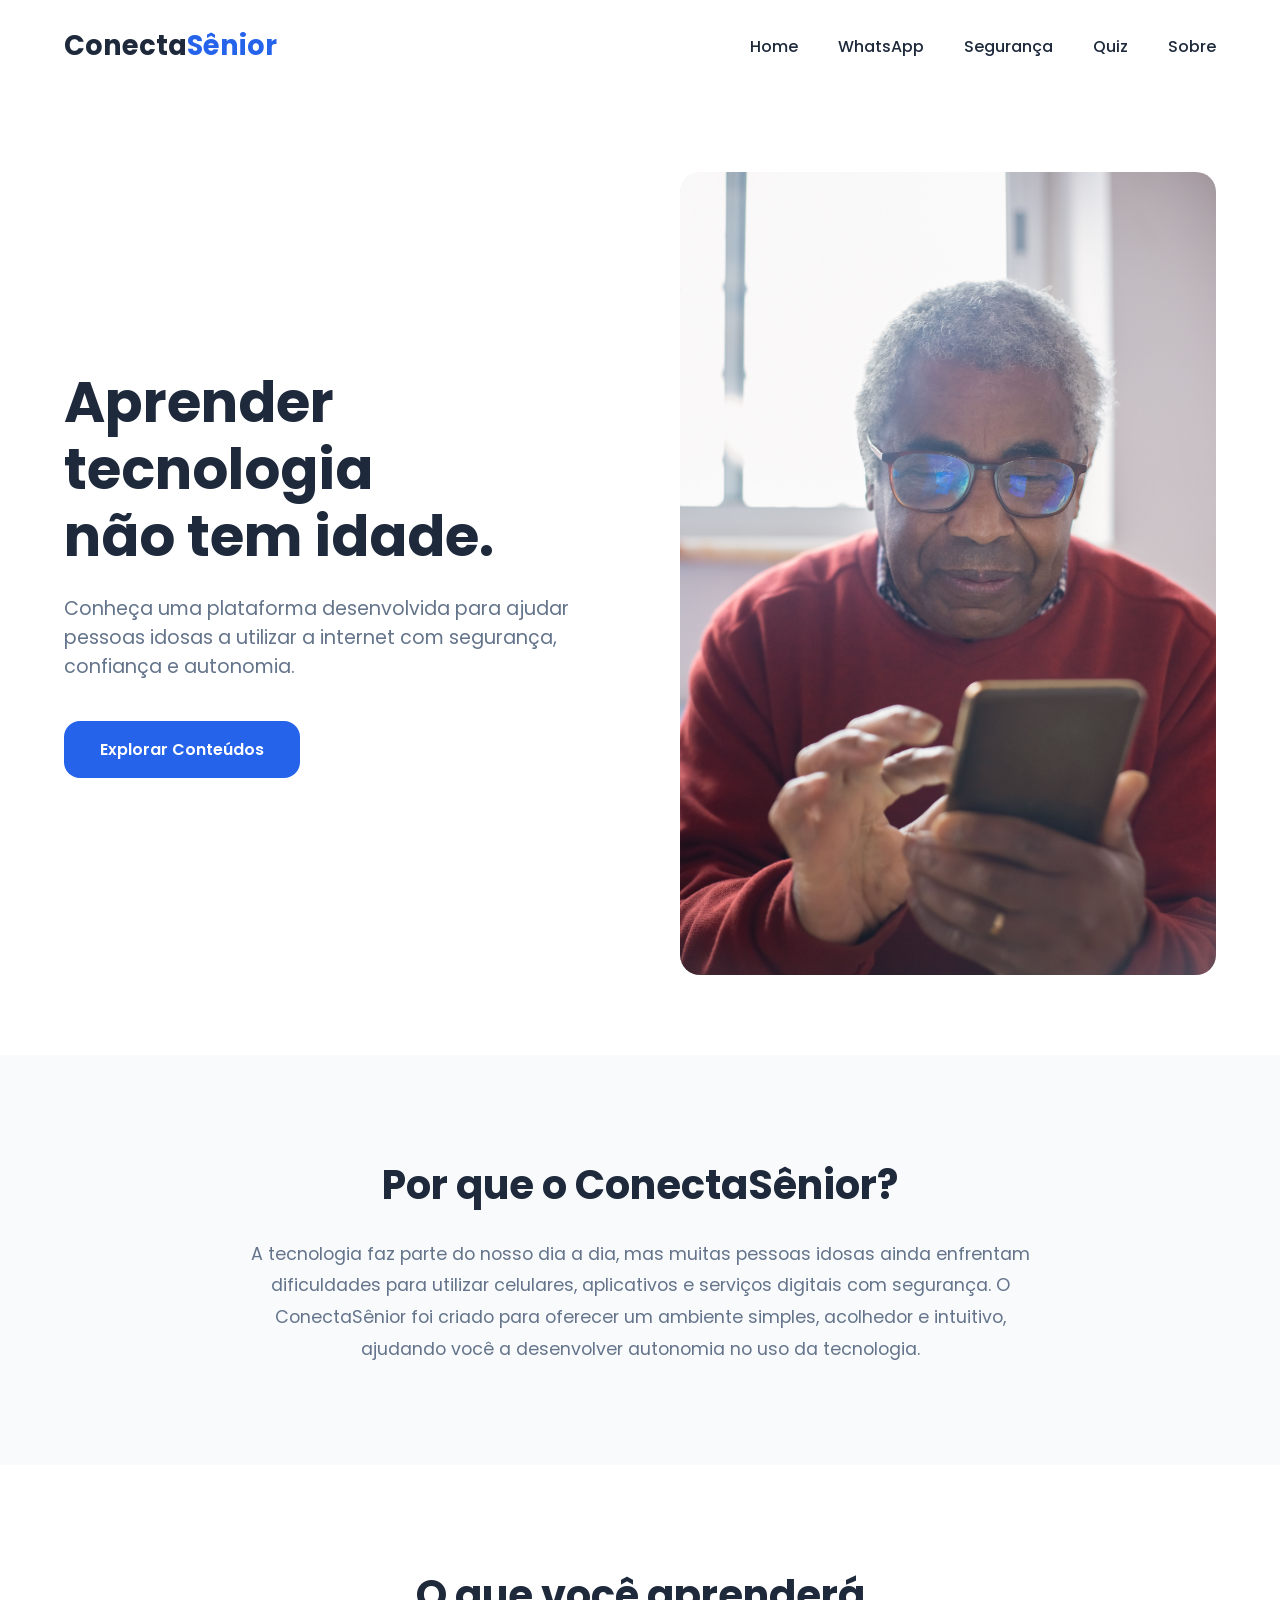
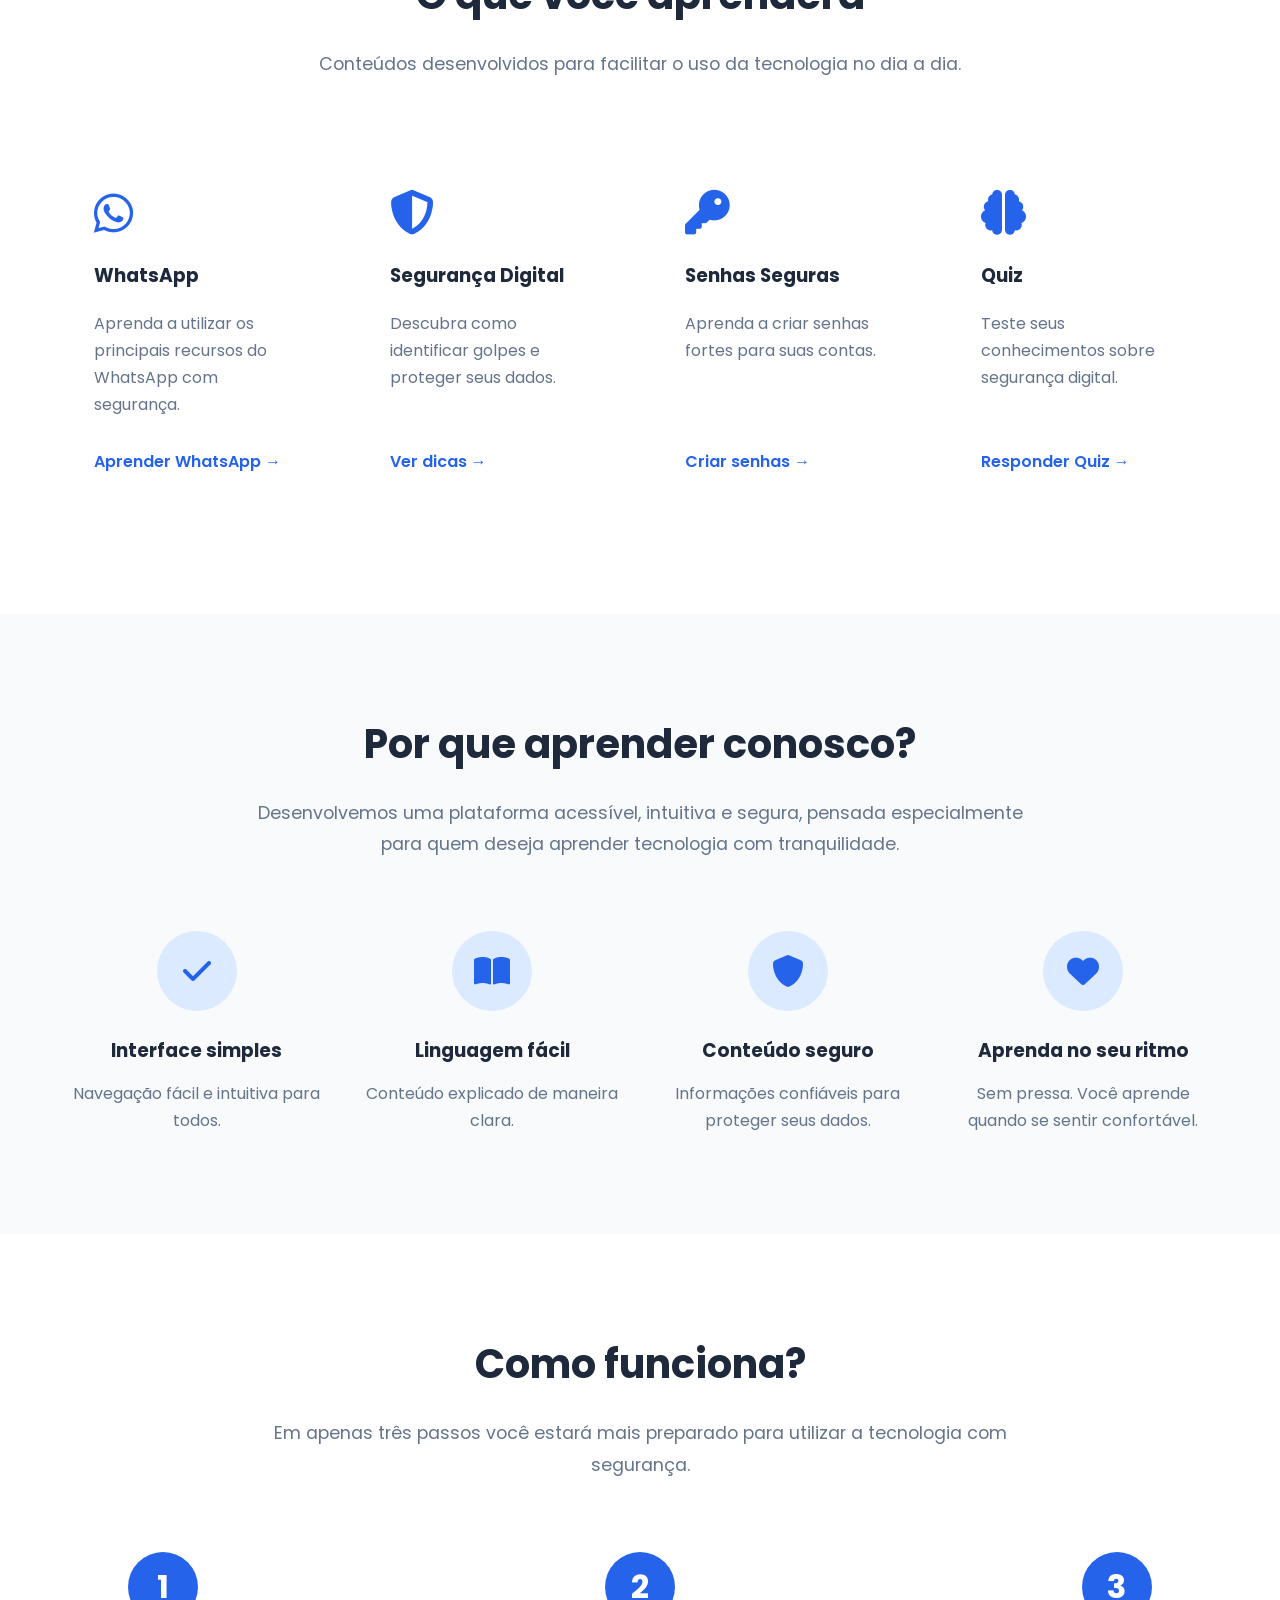
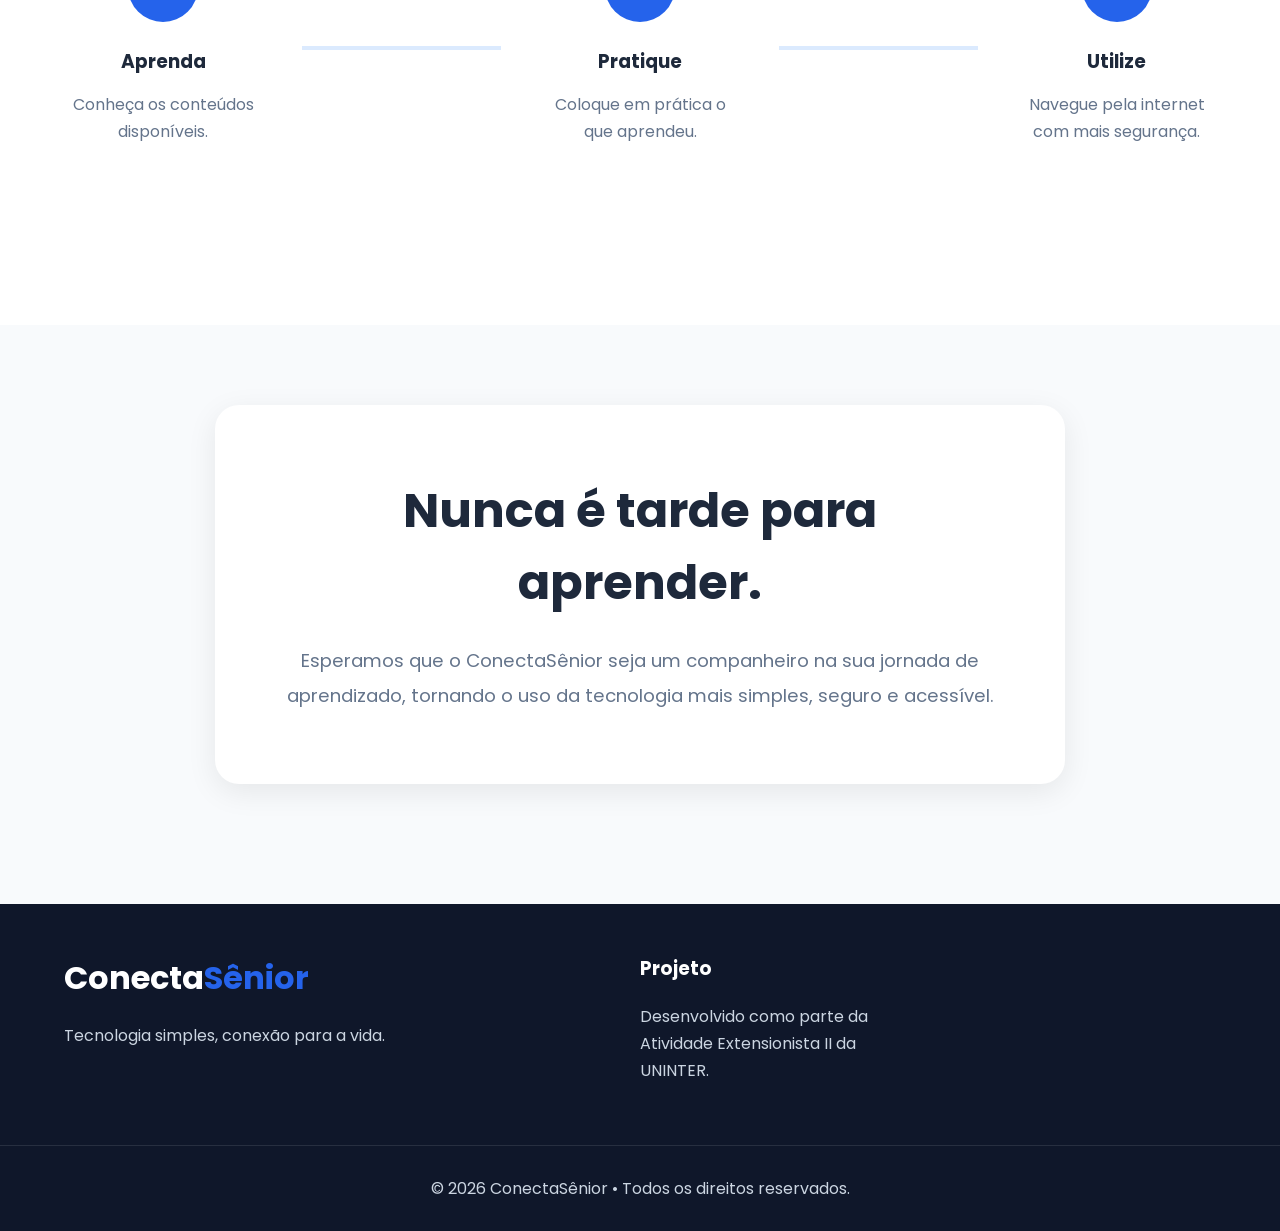
<file: index.html>
<!doctype html>
<html lang="pt-BR">
  <head>
    <meta charset="UTF-8" />
    <meta name="viewport" content="width=device-width, initial-scale=1.0" />

    <title>ConectaSênior</title>

    <link rel="preconnect" href="https://fonts.googleapis.com" />
    <link rel="preconnect" href="https://fonts.gstatic.com" crossorigin />

    <link
      href="https://fonts.googleapis.com/css2?family=Poppins:wght@300;400;500;600;700&display=swap"
      rel="stylesheet"
    />

    <link
      href="https://cdnjs.cloudflare.com/ajax/libs/font-awesome/6.7.2/css/all.min.css"
      rel="stylesheet"
    />

    <link rel="stylesheet" href="css/variables.css" />
    <link rel="stylesheet" href="css/global.css" />
    <link rel="stylesheet" href="css/components.css" />
    <link rel="stylesheet" href="css/header.css" />
    <link rel="stylesheet" href="css/hero.css" />
    <link rel="stylesheet" href="css/about.css" />
    <link rel="stylesheet" href="css/features.css" />
    <link rel="stylesheet" href="css/benefits.css" />
    <link rel="stylesheet" href="css/steps.css" />
    <link rel="stylesheet" href="css/closing.css" />
    <link rel="stylesheet" href="css/footer.css" />
    <link rel="stylesheet" href="css/responsive.css" />
  </head>

  <body>
    <header class="header">
      <div class="container">
        <nav class="navbar">
          <a href="index.html" class="logo"> Conecta<span>Sênior</span> </a>

          <button
            class="menu-toggle"
            type="button"
            aria-label="Abrir menu"
            aria-expanded="false"
            aria-controls="main-menu"
          >
            <i class="fa-solid fa-bars"></i>
          </button>

          <ul class="menu" id="main-menu">
            <li>
              <a href="index.html">Home</a>
            </li>

            <li>
              <a href="pages/whatsapp.html">WhatsApp</a>
            </li>

            <li>
              <a href="pages/security.html">Segurança</a>
            </li>

            <li>
              <a href="pages/quiz.html">Quiz</a>
            </li>

            <li>
              <a href="pages/about.html">Sobre</a>
            </li>
          </ul>
        </nav>
      </div>
    </header>

    <main>
      <section class="hero">
        <div class="container hero-content">
          <div class="hero-text">
            <h1>
              Aprender tecnologia<br />
              não tem idade.
            </h1>

            <p>
              Conheça uma plataforma desenvolvida para ajudar pessoas idosas a
              utilizar a internet com segurança, confiança e autonomia.
            </p>

            <a href="#features" class="btn"> Explorar Conteúdos </a>
          </div>

          <div class="hero-image">
            <img
              src="assets/images/hero.jpg"
              alt="Pessoa idosa utilizando smartphone"
            />
          </div>
        </div>
      </section>

      <section class="about">
        <div class="container">
          <div class="section-title">
            <h2>Por que o ConectaSênior?</h2>

            <p>
              A tecnologia faz parte do nosso dia a dia, mas muitas pessoas
              idosas ainda enfrentam dificuldades para utilizar celulares,
              aplicativos e serviços digitais com segurança. O ConectaSênior foi
              criado para oferecer um ambiente simples, acolhedor e intuitivo,
              ajudando você a desenvolver autonomia no uso da tecnologia.
            </p>
          </div>
        </div>
      </section>

      <section class="features" id="features">
        <div class="container">
          <div class="section-title">
            <h2>O que você aprenderá</h2>

            <p>
              Conteúdos desenvolvidos para facilitar o uso da tecnologia no dia
              a dia.
            </p>
          </div>

          <div class="cards">
            <article class="card">
              <i class="fa-brands fa-whatsapp"></i>

              <h3>WhatsApp</h3>

              <p>
                Aprenda a utilizar os principais recursos do WhatsApp com
                segurança.
              </p>

              <a href="pages/whatsapp.html">Aprender WhatsApp →</a>
            </article>

            <article class="card">
              <i class="fa-solid fa-shield-halved"></i>

              <h3>Segurança Digital</h3>

              <p>Descubra como identificar golpes e proteger seus dados.</p>

              <a href="pages/security.html">Ver dicas →</a>
            </article>

            <article class="card">
              <i class="fa-solid fa-key"></i>

              <h3>Senhas Seguras</h3>

              <p>Aprenda a criar senhas fortes para suas contas.</p>

              <a href="pages/passwords.html">Criar senhas →</a>
            </article>

            <article class="card">
              <i class="fa-solid fa-brain"></i>

              <h3>Quiz</h3>

              <p>Teste seus conhecimentos sobre segurança digital.</p>

              <a href="pages/quiz.html">Responder Quiz →</a>
            </article>
          </div>
        </div>
      </section>

      <section class="benefits">
        <div class="container">
          <div class="section-title">
            <h2>Por que aprender conosco?</h2>

            <p>
              Desenvolvemos uma plataforma acessível, intuitiva e segura,
              pensada especialmente para quem deseja aprender tecnologia com
              tranquilidade.
            </p>
          </div>

          <div class="benefits-grid">
            <div class="benefit">
              <i class="fa-solid fa-check"></i>

              <h3>Interface simples</h3>

              <p>Navegação fácil e intuitiva para todos.</p>
            </div>

            <div class="benefit">
              <i class="fa-solid fa-book-open"></i>

              <h3>Linguagem fácil</h3>

              <p>Conteúdo explicado de maneira clara.</p>
            </div>

            <div class="benefit">
              <i class="fa-solid fa-shield"></i>

              <h3>Conteúdo seguro</h3>

              <p>Informações confiáveis para proteger seus dados.</p>
            </div>

            <div class="benefit">
              <i class="fa-solid fa-heart"></i>

              <h3>Aprenda no seu ritmo</h3>

              <p>Sem pressa. Você aprende quando se sentir confortável.</p>
            </div>
          </div>
        </div>
      </section>

      <section class="steps">
        <div class="container">
          <div class="section-title">
            <h2>Como funciona?</h2>

            <p>
              Em apenas três passos você estará mais preparado para utilizar a
              tecnologia com segurança.
            </p>
          </div>

          <div class="timeline">
            <div class="step">
              <span>1</span>

              <h3>Aprenda</h3>

              <p>Conheça os conteúdos disponíveis.</p>
            </div>

            <div class="line"></div>

            <div class="step">
              <span>2</span>

              <h3>Pratique</h3>

              <p>Coloque em prática o que aprendeu.</p>
            </div>

            <div class="line"></div>

            <div class="step">
              <span>3</span>

              <h3>Utilize</h3>

              <p>Navegue pela internet com mais segurança.</p>
            </div>
          </div>
        </div>
      </section>

      <section class="closing">
        <div class="container">
          <div class="section-title">
            <h2>Nunca é tarde para aprender.</h2>

            <p>
              Esperamos que o ConectaSênior seja um companheiro na sua jornada
              de aprendizado, tornando o uso da tecnologia mais simples, seguro
              e acessível.
            </p>
          </div>
        </div>
      </section>
    </main>

    <footer class="footer">
      <div class="container footer-content">
        <div class="footer-brand">
          <h2>Conecta<span>Sênior</span></h2>

          <p>Tecnologia simples, conexão para a vida.</p>
        </div>

        <div class="footer-info">
          <h3>Projeto</h3>

          <p>
            Desenvolvido como parte da Atividade Extensionista II da UNINTER.
          </p>
        </div>
      </div>

      <div class="footer-bottom">
        <p>© 2026 ConectaSênior • Todos os direitos reservados.</p>
      </div>
    </footer>

    <script src="js/app.js"></script>
  </body>
</html>
</file>
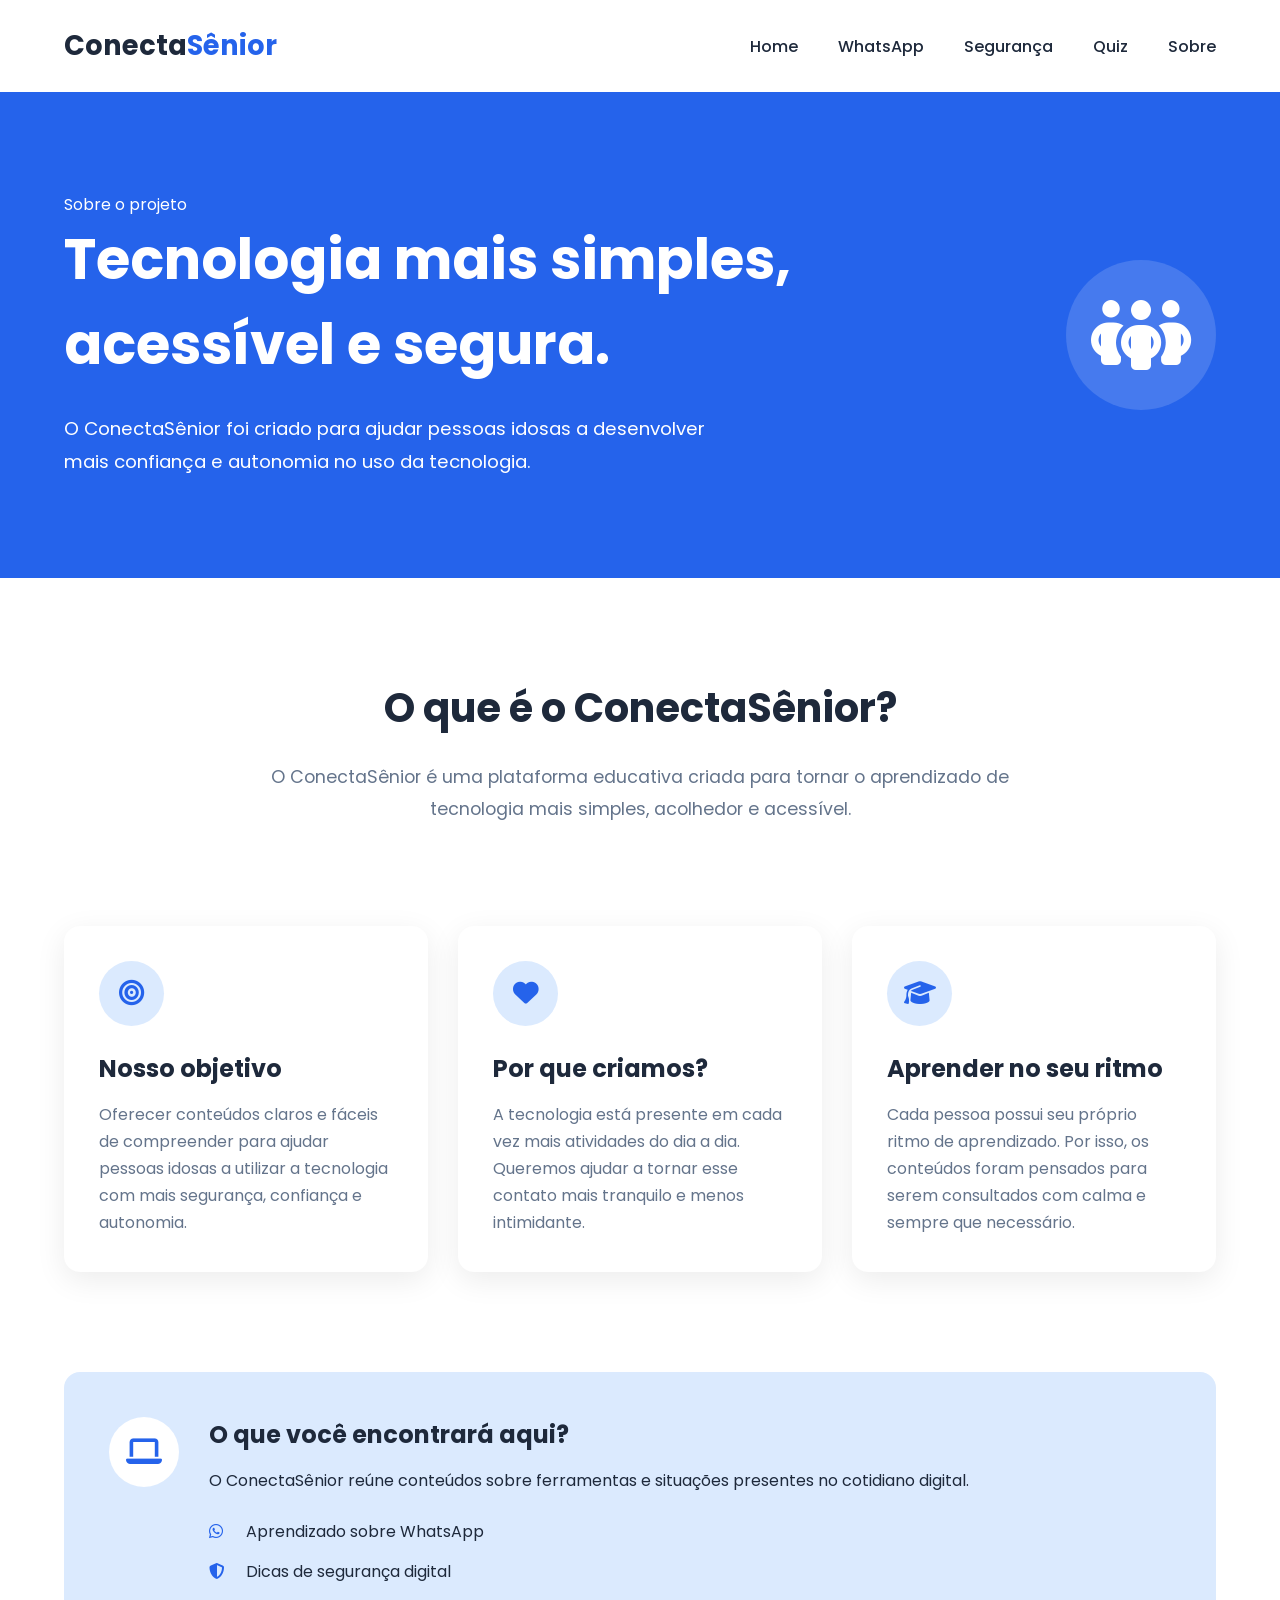
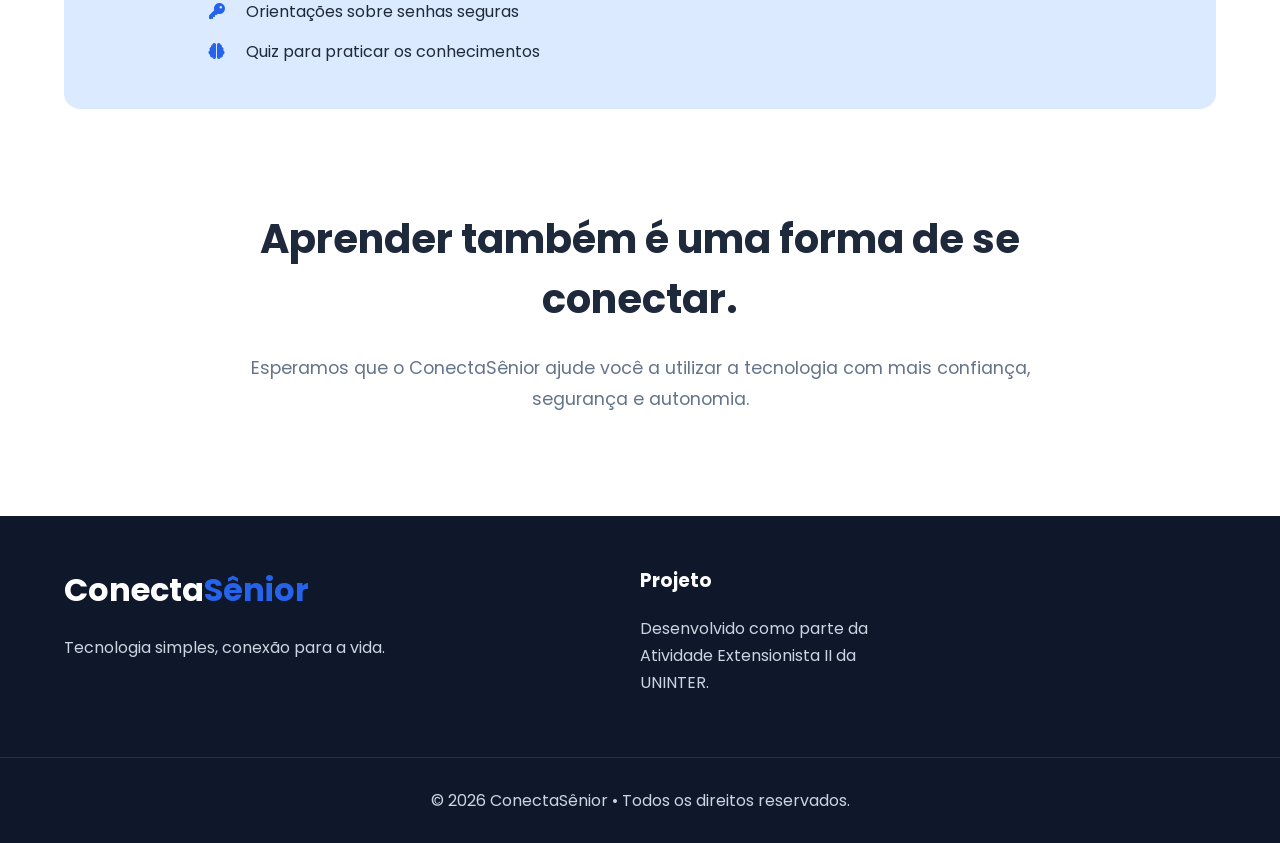
<file: pages/about.html>
<!DOCTYPE html>
<html lang="pt-BR">

<head>

    <meta charset="UTF-8">

    <meta
        name="viewport"
        content="width=device-width, initial-scale=1.0"
    >

    <title>Sobre | ConectaSênior</title>

    <link rel="preconnect" href="https://fonts.googleapis.com">

    <link
        rel="preconnect"
        href="https://fonts.gstatic.com"
        crossorigin
    >

    <link
        href="https://fonts.googleapis.com/css2?family=Poppins:wght@300;400;500;600;700&display=swap"
        rel="stylesheet"
    >

    <link
        href="https://cdnjs.cloudflare.com/ajax/libs/font-awesome/6.7.2/css/all.min.css"
        rel="stylesheet"
    >

    <link rel="stylesheet" href="../css/variables.css">
    <link rel="stylesheet" href="../css/global.css">
    <link rel="stylesheet" href="../css/components.css">
    <link rel="stylesheet" href="../css/header.css">
    <link rel="stylesheet" href="../css/footer.css">
    <link rel="stylesheet" href="../css/responsive.css">

    <link rel="stylesheet" href="../css/pages/about.css">

</head>

<body>

<header class="header">

    <div class="container">

        <nav class="navbar">

            <a href="../index.html" class="logo">
                Conecta<span>Sênior</span>
            </a>

            <button
                class="menu-toggle"
                type="button"
                aria-label="Abrir menu"
                aria-expanded="false"
                aria-controls="main-menu"
            >

                <i class="fa-solid fa-bars"></i>

            </button>

            <ul class="menu" id="main-menu">

                <li>
                    <a href="../index.html">Home</a>
                </li>

                <li>
                    <a href="whatsapp.html">WhatsApp</a>
                </li>

                <li>
                    <a href="security.html">Segurança</a>
                </li>

                <li>
                    <a href="quiz.html">Quiz</a>
                </li>

                <li>
                    <a href="about.html">Sobre</a>
                </li>

            </ul>

        </nav>

    </div>

</header>


<main>

    <section class="about-hero">

        <div class="container">

            <div class="about-hero-content">

                <div>

                    <span class="page-label">
                        Sobre o projeto
                    </span>

                    <h1>
                        Tecnologia mais simples,
                        acessível e segura.
                    </h1>

                    <p>
                        O ConectaSênior foi criado para ajudar
                        pessoas idosas a desenvolver mais confiança
                        e autonomia no uso da tecnologia.
                    </p>

                </div>

                <div class="about-hero-icon">

                    <i class="fa-solid fa-people-group"></i>

                </div>

            </div>

        </div>

    </section>


    <section class="about-intro">

        <div class="container">

            <div class="section-title">

                <h2>
                    O que é o ConectaSênior?
                </h2>

                <p>
                    O ConectaSênior é uma plataforma educativa
                    criada para tornar o aprendizado de tecnologia
                    mais simples, acolhedor e acessível.
                </p>

            </div>

        </div>

    </section>


    <section class="about-purpose">

        <div class="container">

            <div class="about-purpose-grid">

                <article class="about-purpose-card">

                    <div class="about-purpose-icon">

                        <i class="fa-solid fa-bullseye"></i>

                    </div>

                    <h2>
                        Nosso objetivo
                    </h2>

                    <p>
                        Oferecer conteúdos claros e fáceis de
                        compreender para ajudar pessoas idosas
                        a utilizar a tecnologia com mais segurança,
                        confiança e autonomia.
                    </p>

                </article>


                <article class="about-purpose-card">

                    <div class="about-purpose-icon">

                        <i class="fa-solid fa-heart"></i>

                    </div>

                    <h2>
                        Por que criamos?
                    </h2>

                    <p>
                        A tecnologia está presente em cada vez
                        mais atividades do dia a dia. Queremos
                        ajudar a tornar esse contato mais tranquilo
                        e menos intimidante.
                    </p>

                </article>


                <article class="about-purpose-card">

                    <div class="about-purpose-icon">

                        <i class="fa-solid fa-graduation-cap"></i>

                    </div>

                    <h2>
                        Aprender no seu ritmo
                    </h2>

                    <p>
                        Cada pessoa possui seu próprio ritmo
                        de aprendizado. Por isso, os conteúdos
                        foram pensados para serem consultados
                        com calma e sempre que necessário.
                    </p>

                </article>

            </div>

        </div>

    </section>


    <section class="about-content">

        <div class="container">

            <div class="about-content-box">

                <div class="about-content-icon">

                    <i class="fa-solid fa-laptop"></i>

                </div>

                <div>

                    <h2>
                        O que você encontrará aqui?
                    </h2>

                    <p>
                        O ConectaSênior reúne conteúdos sobre
                        ferramentas e situações presentes no
                        cotidiano digital.
                    </p>

                    <ul>

                        <li>
                            <i class="fa-brands fa-whatsapp"></i>
                            Aprendizado sobre WhatsApp
                        </li>

                        <li>
                            <i class="fa-solid fa-shield-halved"></i>
                            Dicas de segurança digital
                        </li>

                        <li>
                            <i class="fa-solid fa-key"></i>
                            Orientações sobre senhas seguras
                        </li>

                        <li>
                            <i class="fa-solid fa-brain"></i>
                            Quiz para praticar os conhecimentos
                        </li>

                    </ul>

                </div>

            </div>

        </div>

    </section>


    <section class="about-closing">

        <div class="container">

            <div class="section-title">

                <h2>
                    Aprender também é uma forma de se conectar.
                </h2>

                <p>
                    Esperamos que o ConectaSênior ajude você
                    a utilizar a tecnologia com mais confiança,
                    segurança e autonomia.
                </p>

            </div>

        </div>

    </section>

</main>


<footer class="footer">

    <div class="container footer-content">

        <div class="footer-brand">

            <h2>
                Conecta<span>Sênior</span>
            </h2>

            <p>
                Tecnologia simples, conexão para a vida.
            </p>

        </div>

        <div class="footer-info">

            <h3>
                Projeto
            </h3>

            <p>
                Desenvolvido como parte da Atividade Extensionista II
                da UNINTER.
            </p>

        </div>

    </div>

    <div class="footer-bottom">

        <p>
            © 2026 ConectaSênior • Todos os direitos reservados.
        </p>

    </div>

</footer>


<script src="../js/app.js"></script>

</body>

</html>
</file>
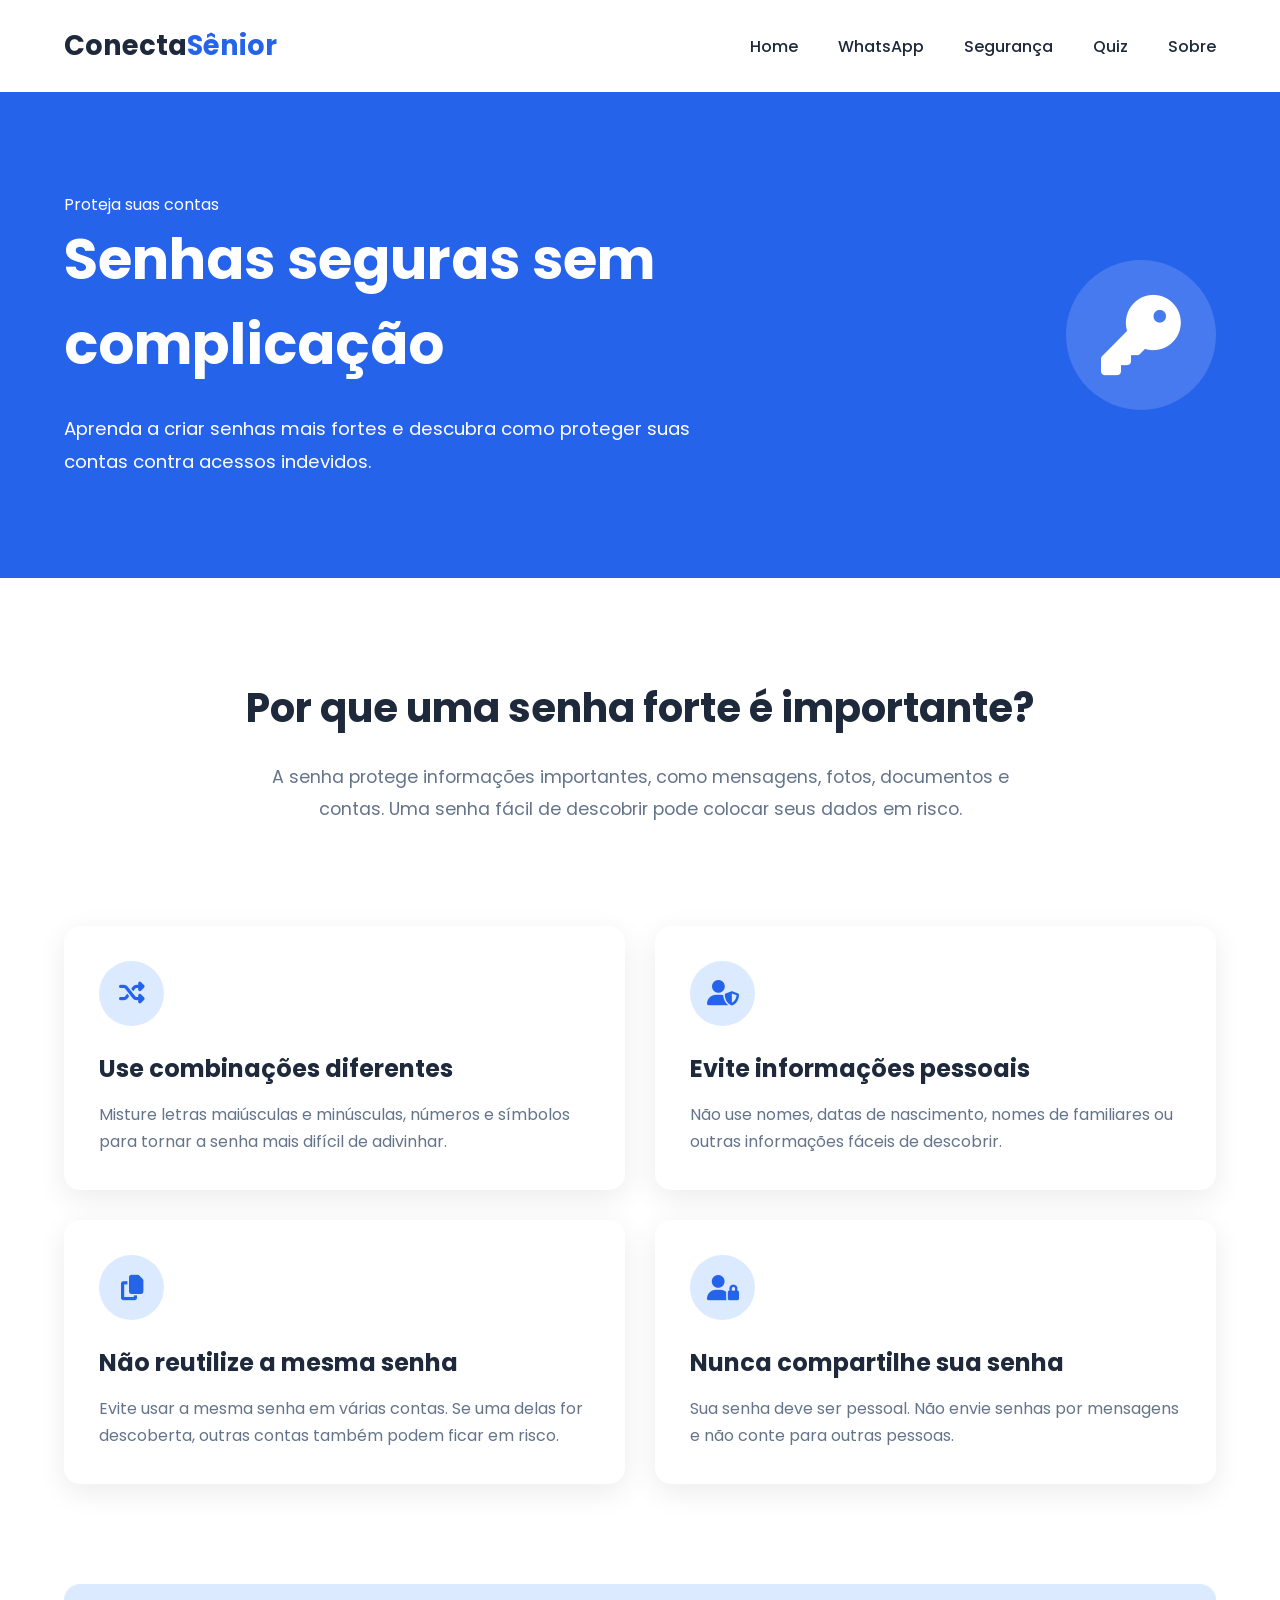
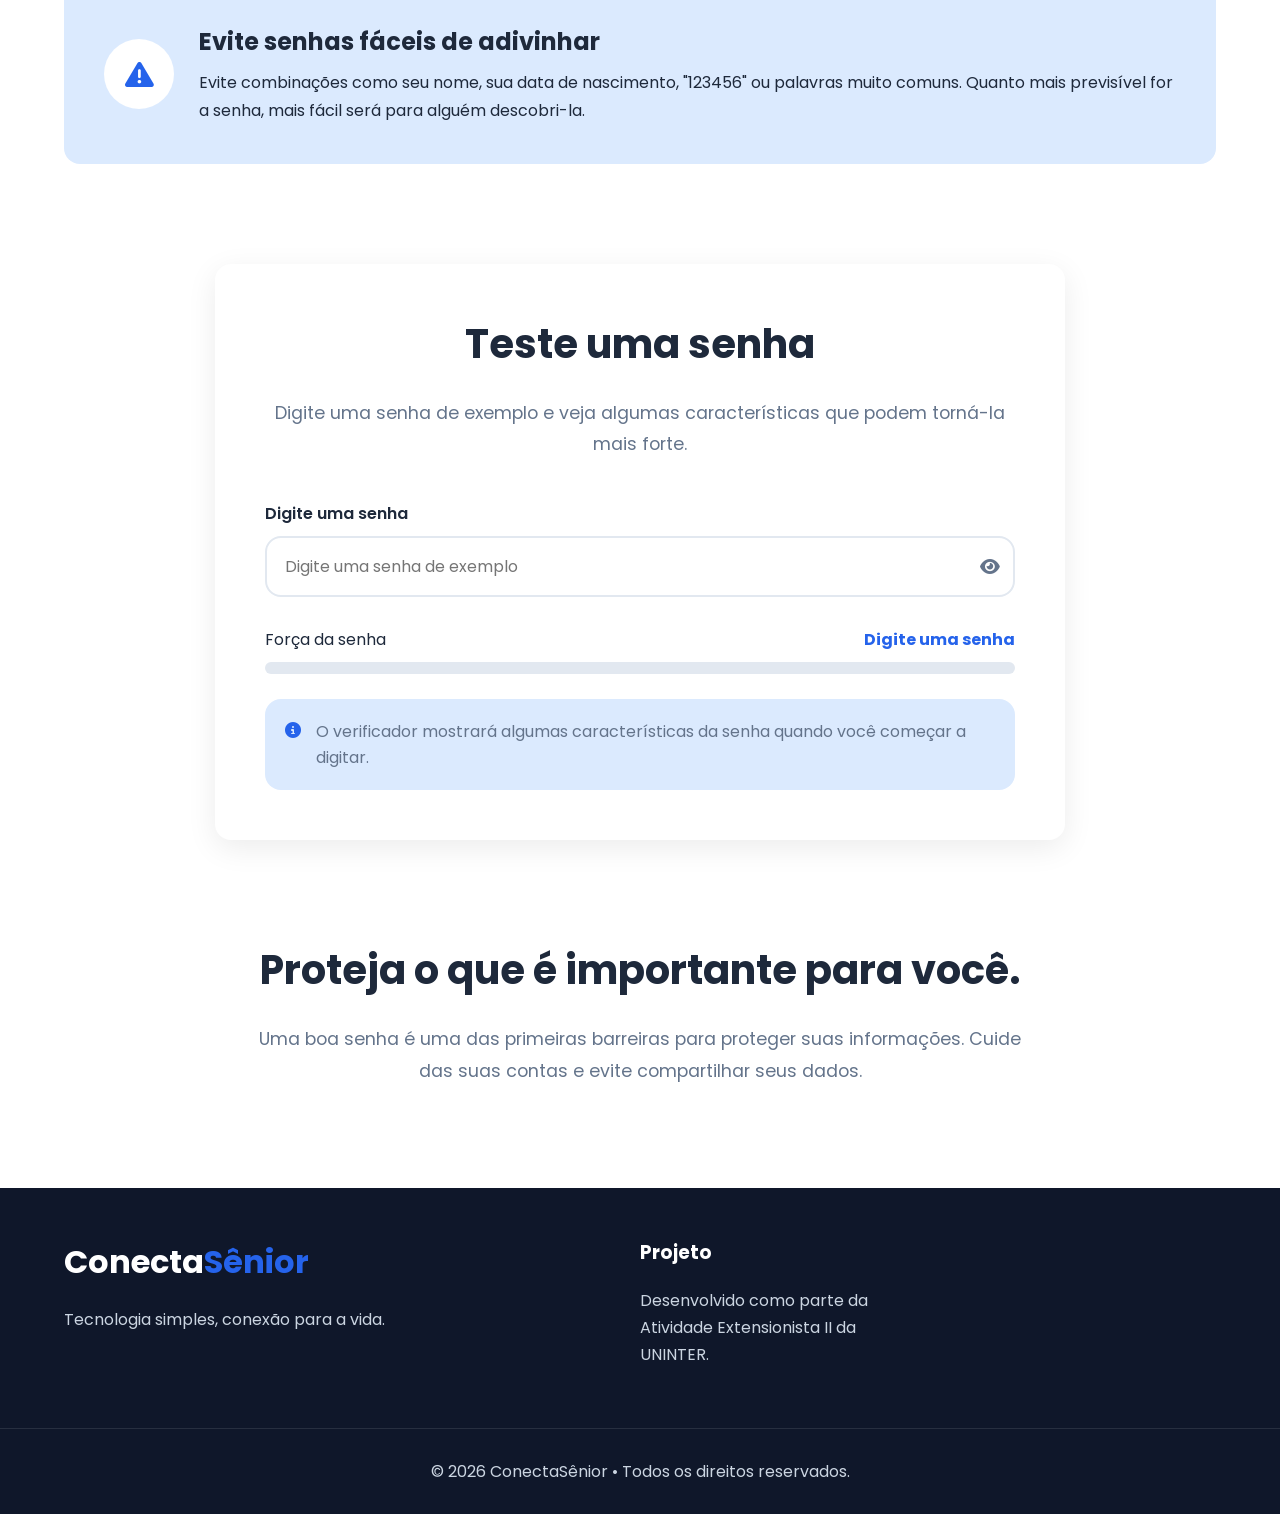
<file: pages/passwords.html>
<!DOCTYPE html>
<html lang="pt-BR">

<head>

    <meta charset="UTF-8">

    <meta
        name="viewport"
        content="width=device-width, initial-scale=1.0"
    >

    <title>Senhas Seguras | ConectaSênior</title>

    <link rel="preconnect" href="https://fonts.googleapis.com">

    <link
        rel="preconnect"
        href="https://fonts.gstatic.com"
        crossorigin
    >

    <link
        href="https://fonts.googleapis.com/css2?family=Poppins:wght@300;400;500;600;700&display=swap"
        rel="stylesheet"
    >

    <link
        href="https://cdnjs.cloudflare.com/ajax/libs/font-awesome/6.7.2/css/all.min.css"
        rel="stylesheet"
    >

    <link rel="stylesheet" href="../css/variables.css">
    <link rel="stylesheet" href="../css/global.css">
    <link rel="stylesheet" href="../css/components.css">
    <link rel="stylesheet" href="../css/header.css">
    <link rel="stylesheet" href="../css/footer.css">
    <link rel="stylesheet" href="../css/responsive.css">

    <link rel="stylesheet" href="../css/pages/passwords.css">

</head>

<body>

<header class="header">

    <div class="container">

        <nav class="navbar">

            <a href="../index.html" class="logo">
                Conecta<span>Sênior</span>
            </a>

            <button
                class="menu-toggle"
                type="button"
                aria-label="Abrir menu"
                aria-expanded="false"
                aria-controls="main-menu"
            >

                <i class="fa-solid fa-bars"></i>

            </button>

            <ul class="menu" id="main-menu">

                <li>
                    <a href="../index.html">Home</a>
                </li>

                <li>
                    <a href="whatsapp.html">WhatsApp</a>
                </li>

                <li>
                    <a href="security.html">Segurança</a>
                </li>

                <li>
                    <a href="quiz.html">Quiz</a>
                </li>

                <li>
                    <a href="about.html">Sobre</a>
                </li>

            </ul>

        </nav>

    </div>

</header>


<main>

    <section class="password-hero">

        <div class="container">

            <div class="password-hero-content">

                <div>

                    <span class="page-label">
                        Proteja suas contas
                    </span>

                    <h1>
                        Senhas seguras sem complicação
                    </h1>

                    <p>
                        Aprenda a criar senhas mais fortes e
                        descubra como proteger suas contas
                        contra acessos indevidos.
                    </p>

                </div>

                <div class="password-hero-icon">

                    <i class="fa-solid fa-key"></i>

                </div>

            </div>

        </div>

    </section>


    <section class="password-intro">

        <div class="container">

            <div class="section-title">

                <h2>
                    Por que uma senha forte é importante?
                </h2>

                <p>
                    A senha protege informações importantes,
                    como mensagens, fotos, documentos e contas.
                    Uma senha fácil de descobrir pode colocar
                    seus dados em risco.
                </p>

            </div>

        </div>

    </section>


    <section class="password-guides">

        <div class="container">

            <div class="password-guide-grid">

                <article class="password-guide-card">

                    <div class="password-guide-icon">

                        <i class="fa-solid fa-shuffle"></i>

                    </div>

                    <h2>
                        Use combinações diferentes
                    </h2>

                    <p>
                        Misture letras maiúsculas e minúsculas,
                        números e símbolos para tornar a senha
                        mais difícil de adivinhar.
                    </p>

                </article>


                <article class="password-guide-card">

                    <div class="password-guide-icon">

                        <i class="fa-solid fa-user-shield"></i>

                    </div>

                    <h2>
                        Evite informações pessoais
                    </h2>

                    <p>
                        Não use nomes, datas de nascimento,
                        nomes de familiares ou outras informações
                        fáceis de descobrir.
                    </p>

                </article>


                <article class="password-guide-card">

                    <div class="password-guide-icon">

                        <i class="fa-solid fa-copy"></i>

                    </div>

                    <h2>
                        Não reutilize a mesma senha
                    </h2>

                    <p>
                        Evite usar a mesma senha em várias contas.
                        Se uma delas for descoberta, outras contas
                        também podem ficar em risco.
                    </p>

                </article>


                <article class="password-guide-card">

                    <div class="password-guide-icon">

                        <i class="fa-solid fa-user-lock"></i>

                    </div>

                    <h2>
                        Nunca compartilhe sua senha
                    </h2>

                    <p>
                        Sua senha deve ser pessoal. Não envie
                        senhas por mensagens e não conte para
                        outras pessoas.
                    </p>

                </article>

            </div>

        </div>

    </section>


    <section class="password-avoid">

        <div class="container">

            <div class="password-avoid-box">

                <div class="password-avoid-icon">

                    <i class="fa-solid fa-triangle-exclamation"></i>

                </div>

                <div>

                    <h2>
                        Evite senhas fáceis de adivinhar
                    </h2>

                    <p>
                        Evite combinações como seu nome, sua data
                        de nascimento, "123456" ou palavras muito
                        comuns. Quanto mais previsível for a senha,
                        mais fácil será para alguém descobri-la.
                    </p>

                </div>

            </div>

        </div>

    </section>


    <section class="password-checker">

        <div class="container">

            <div class="password-checker-box">

                <div class="section-title">

                    <h2>
                        Teste uma senha
                    </h2>

                    <p>
                        Digite uma senha de exemplo e veja algumas
                        características que podem torná-la mais forte.
                    </p>

                </div>


                <div class="password-input-area">

                    <label for="password-input">
                        Digite uma senha
                    </label>

                    <div class="password-input-wrapper">

                        <input
                            type="password"
                            id="password-input"
                            placeholder="Digite uma senha de exemplo"
                        >

                        <button
                            type="button"
                            id="toggle-password"
                            aria-label="Mostrar senha"
                        >

                            <i class="fa-solid fa-eye"></i>

                        </button>

                    </div>

                </div>


                <div class="password-strength">

                    <div class="strength-header">

                        <span>
                            Força da senha
                        </span>

                        <strong id="strength-text">
                            Digite uma senha
                        </strong>

                    </div>

                    <div class="strength-bar">

                        <div
                            class="strength-progress"
                            id="strength-progress"
                        ></div>

                    </div>

                </div>


                <div
                    class="password-feedback"
                    id="password-feedback"
                >
                    <i class="fa-solid fa-circle-info"></i>

                    <p>
                        O verificador mostrará algumas características
                        da senha quando você começar a digitar.
                    </p>

                </div>

            </div>

        </div>

    </section>


    <section class="password-closing">

        <div class="container">

            <div class="section-title">

                <h2>
                    Proteja o que é importante para você.
                </h2>

                <p>
                    Uma boa senha é uma das primeiras barreiras
                    para proteger suas informações. Cuide das
                    suas contas e evite compartilhar seus dados.
                </p>

            </div>

        </div>

    </section>

</main>


<footer class="footer">

    <div class="container footer-content">

        <div class="footer-brand">

            <h2>
                Conecta<span>Sênior</span>
            </h2>

            <p>
                Tecnologia simples, conexão para a vida.
            </p>

        </div>

        <div class="footer-info">

            <h3>
                Projeto
            </h3>

            <p>
                Desenvolvido como parte da Atividade Extensionista II
                da UNINTER.
            </p>

        </div>

    </div>

    <div class="footer-bottom">

        <p>
            © 2026 ConectaSênior • Todos os direitos reservados.
        </p>

    </div>

</footer>


<script src="../js/app.js"></script>
<script src="../js/passwords.js"></script>

</body>

</html>
</file>
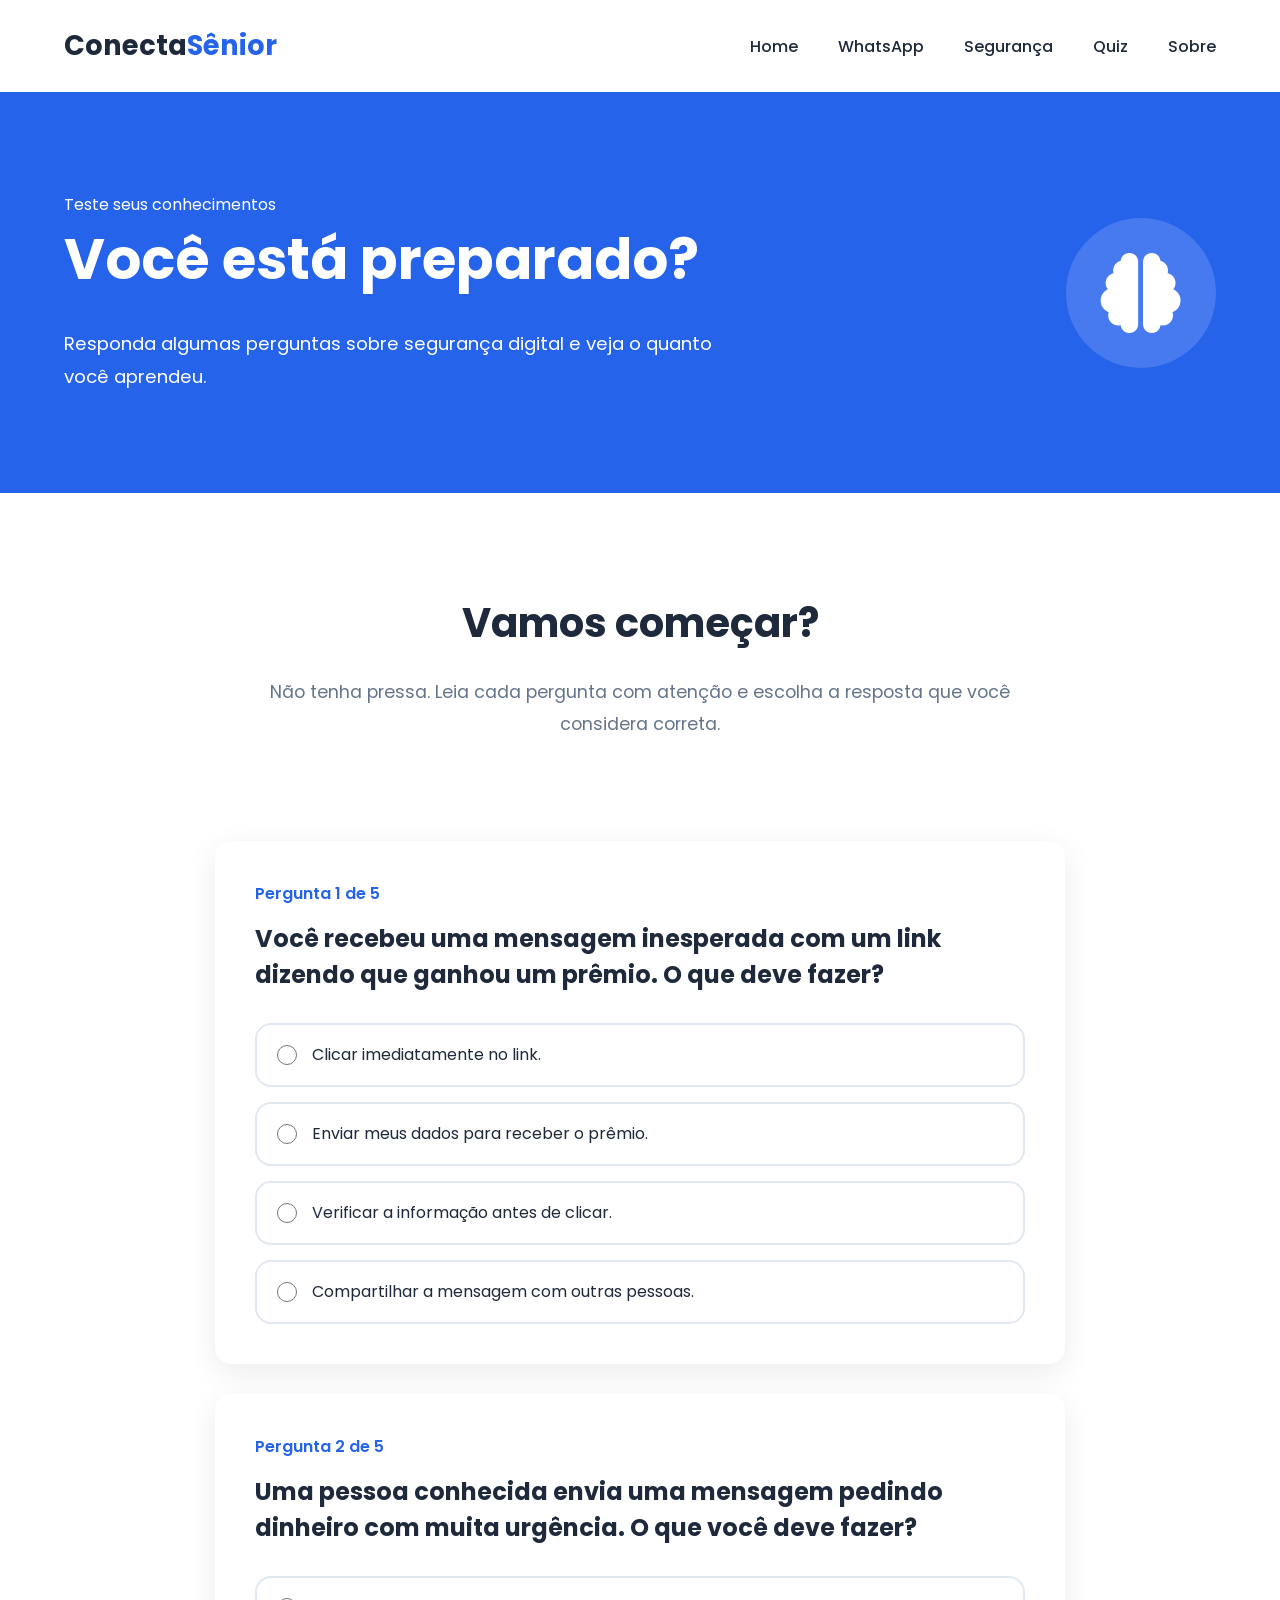
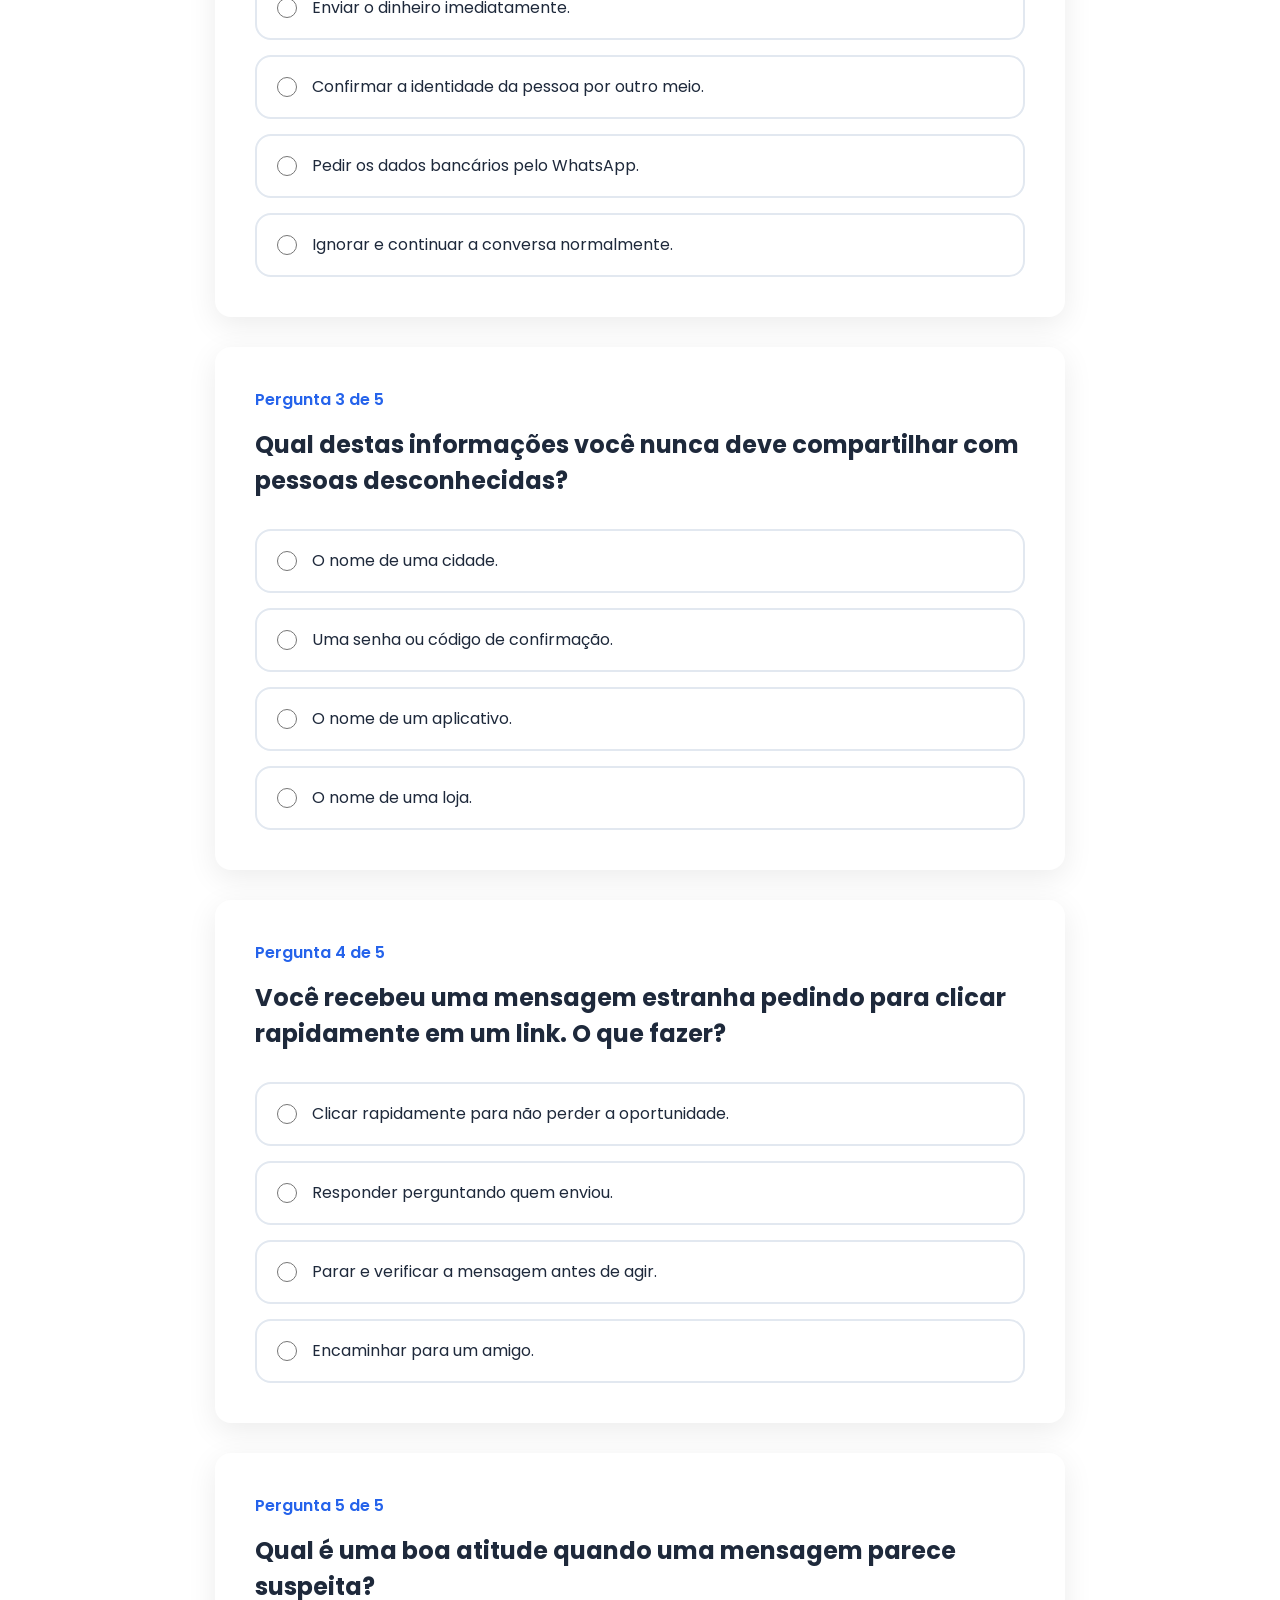
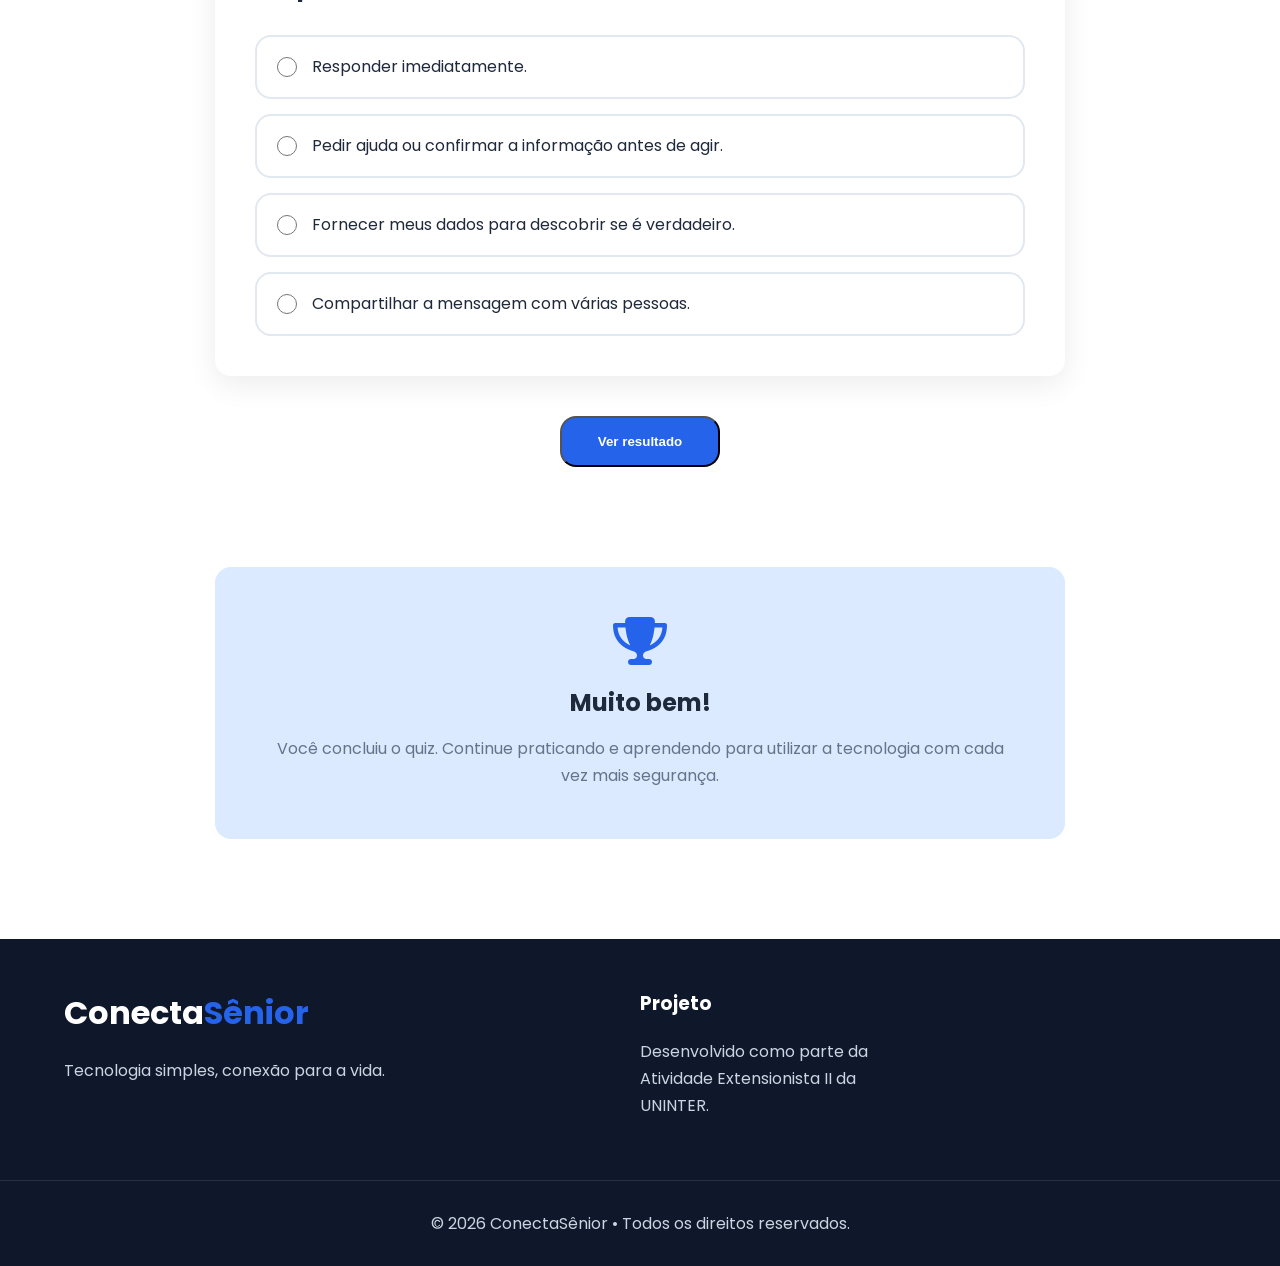
<file: pages/quiz.html>
<!DOCTYPE html>
<html lang="pt-BR">

<head>

    <meta charset="UTF-8">

    <meta
        name="viewport"
        content="width=device-width, initial-scale=1.0"
    >

    <title>Quiz | ConectaSênior</title>

    <link rel="preconnect" href="https://fonts.googleapis.com">

    <link
        rel="preconnect"
        href="https://fonts.gstatic.com"
        crossorigin
    >

    <link
        href="https://fonts.googleapis.com/css2?family=Poppins:wght@300;400;500;600;700&display=swap"
        rel="stylesheet"
    >

    <link
        href="https://cdnjs.cloudflare.com/ajax/libs/font-awesome/6.7.2/css/all.min.css"
        rel="stylesheet"
    >

    <link rel="stylesheet" href="../css/variables.css">
    <link rel="stylesheet" href="../css/global.css">
    <link rel="stylesheet" href="../css/components.css">
    <link rel="stylesheet" href="../css/header.css">
    <link rel="stylesheet" href="../css/footer.css">
    <link rel="stylesheet" href="../css/responsive.css">

    <link rel="stylesheet" href="../css/pages/quiz.css">

</head>

<body>

<header class="header">

    <div class="container">

        <nav class="navbar">

            <a href="../index.html" class="logo">
                Conecta<span>Sênior</span>
            </a>

            <button
                class="menu-toggle"
                type="button"
                aria-label="Abrir menu"
                aria-expanded="false"
                aria-controls="main-menu"
            >

                <i class="fa-solid fa-bars"></i>

            </button>

            <ul class="menu" id="main-menu">

                <li>
                    <a href="../index.html">Home</a>
                </li>

                <li>
                    <a href="whatsapp.html">WhatsApp</a>
                </li>

                <li>
                    <a href="security.html">Segurança</a>
                </li>

                <li>
                    <a href="quiz.html">Quiz</a>
                </li>

                <li>
                    <a href="about.html">Sobre</a>
                </li>

            </ul>

        </nav>

    </div>

</header>


<main>

    <section class="quiz-hero">

        <div class="container">

            <div class="quiz-hero-content">

                <div>

                    <span class="page-label">
                        Teste seus conhecimentos
                    </span>

                    <h1>
                        Você está preparado?
                    </h1>

                    <p>
                        Responda algumas perguntas sobre segurança
                        digital e veja o quanto você aprendeu.
                    </p>

                </div>

                <div class="quiz-hero-icon">

                    <i class="fa-solid fa-brain"></i>

                </div>

            </div>

        </div>

    </section>


    <section class="quiz-intro">

        <div class="container">

            <div class="section-title">

                <h2>
                    Vamos começar?
                </h2>

                <p>
                    Não tenha pressa. Leia cada pergunta com
                    atenção e escolha a resposta que você considera
                    correta.
                </p>

            </div>

        </div>

    </section>


    <section class="quiz-content">

        <div class="container">

            <div class="quiz-card">

                <span class="question-number">
                    Pergunta 1 de 5
                </span>

                <h2>
                    Você recebeu uma mensagem inesperada
                    com um link dizendo que ganhou um prêmio.
                    O que deve fazer?
                </h2>


                <div class="quiz-options">

                    <label class="quiz-option">

                        <input
                            type="radio"
                            name="question-1"
                            value="0"
                        >

                        <span>
                            Clicar imediatamente no link.
                        </span>

                    </label>


                    <label class="quiz-option">

                        <input
                            type="radio"
                            name="question-1"
                            value="1"
                        >

                        <span>
                            Enviar meus dados para receber o prêmio.
                        </span>

                    </label>


                    <label class="quiz-option">

                        <input
                            type="radio"
                            name="question-1"
                            value="2"
                        >

                        <span>
                            Verificar a informação antes de clicar.
                        </span>

                    </label>


                    <label class="quiz-option">

                        <input
                            type="radio"
                            name="question-1"
                            value="3"
                        >

                        <span>
                            Compartilhar a mensagem com outras pessoas.
                        </span>

                    </label>

                </div>

            </div>


            <div class="quiz-card">

                <span class="question-number">
                    Pergunta 2 de 5
                </span>

                <h2>
                    Uma pessoa conhecida envia uma mensagem
                    pedindo dinheiro com muita urgência.
                    O que você deve fazer?
                </h2>


                <div class="quiz-options">

                    <label class="quiz-option">

                        <input
                            type="radio"
                            name="question-2"
                            value="0"
                        >

                        <span>
                            Enviar o dinheiro imediatamente.
                        </span>

                    </label>


                    <label class="quiz-option">

                        <input
                            type="radio"
                            name="question-2"
                            value="1"
                        >

                        <span>
                            Confirmar a identidade da pessoa por outro meio.
                        </span>

                    </label>


                    <label class="quiz-option">

                        <input
                            type="radio"
                            name="question-2"
                            value="2"
                        >

                        <span>
                            Pedir os dados bancários pelo WhatsApp.
                        </span>

                    </label>


                    <label class="quiz-option">

                        <input
                            type="radio"
                            name="question-2"
                            value="3"
                        >

                        <span>
                            Ignorar e continuar a conversa normalmente.
                        </span>

                    </label>

                </div>

            </div>


            <div class="quiz-card">

                <span class="question-number">
                    Pergunta 3 de 5
                </span>

                <h2>
                    Qual destas informações você nunca deve
                    compartilhar com pessoas desconhecidas?
                </h2>


                <div class="quiz-options">

                    <label class="quiz-option">

                        <input
                            type="radio"
                            name="question-3"
                            value="0"
                        >

                        <span>
                            O nome de uma cidade.
                        </span>

                    </label>


                    <label class="quiz-option">

                        <input
                            type="radio"
                            name="question-3"
                            value="1"
                        >

                        <span>
                            Uma senha ou código de confirmação.
                        </span>

                    </label>


                    <label class="quiz-option">

                        <input
                            type="radio"
                            name="question-3"
                            value="2"
                        >

                        <span>
                            O nome de um aplicativo.
                        </span>

                    </label>


                    <label class="quiz-option">

                        <input
                            type="radio"
                            name="question-3"
                            value="3"
                        >

                        <span>
                            O nome de uma loja.
                        </span>

                    </label>

                </div>

            </div>


            <div class="quiz-card">

                <span class="question-number">
                    Pergunta 4 de 5
                </span>

                <h2>
                    Você recebeu uma mensagem estranha
                    pedindo para clicar rapidamente em um link.
                    O que fazer?
                </h2>


                <div class="quiz-options">

                    <label class="quiz-option">

                        <input
                            type="radio"
                            name="question-4"
                            value="0"
                        >

                        <span>
                            Clicar rapidamente para não perder a oportunidade.
                        </span>

                    </label>


                    <label class="quiz-option">

                        <input
                            type="radio"
                            name="question-4"
                            value="1"
                        >

                        <span>
                            Responder perguntando quem enviou.
                        </span>

                    </label>


                    <label class="quiz-option">

                        <input
                            type="radio"
                            name="question-4"
                            value="2"
                        >

                        <span>
                            Parar e verificar a mensagem antes de agir.
                        </span>

                    </label>


                    <label class="quiz-option">

                        <input
                            type="radio"
                            name="question-4"
                            value="3"
                        >

                        <span>
                            Encaminhar para um amigo.
                        </span>

                    </label>

                </div>

            </div>


            <div class="quiz-card">

                <span class="question-number">
                    Pergunta 5 de 5
                </span>

                <h2>
                    Qual é uma boa atitude quando uma mensagem
                    parece suspeita?
                </h2>


                <div class="quiz-options">

                    <label class="quiz-option">

                        <input
                            type="radio"
                            name="question-5"
                            value="0"
                        >

                        <span>
                            Responder imediatamente.
                        </span>

                    </label>


                    <label class="quiz-option">

                        <input
                            type="radio"
                            name="question-5"
                            value="1"
                        >

                        <span>
                            Pedir ajuda ou confirmar a informação antes de agir.
                        </span>

                    </label>


                    <label class="quiz-option">

                        <input
                            type="radio"
                            name="question-5"
                            value="2"
                        >

                        <span>
                            Fornecer meus dados para descobrir se é verdadeiro.
                        </span>

                    </label>


                    <label class="quiz-option">

                        <input
                            type="radio"
                            name="question-5"
                            value="3"
                        >

                        <span>
                            Compartilhar a mensagem com várias pessoas.
                        </span>

                    </label>

                </div>

            </div>


            <div class="quiz-actions">

                <button
                    type="button"
                    class="btn"
                >
                    Ver resultado
                </button>

            </div>

        </div>

    </section>


    <section class="quiz-result">

        <div class="container">

            <div class="quiz-result-box">

                <i class="fa-solid fa-trophy"></i>

                <h2>
                    Muito bem!
                </h2>

                <p>
                    Você concluiu o quiz. Continue praticando
                    e aprendendo para utilizar a tecnologia
                    com cada vez mais segurança.
                </p>

            </div>

        </div>

    </section>

</main>


<footer class="footer">

    <div class="container footer-content">

        <div class="footer-brand">

            <h2>
                Conecta<span>Sênior</span>
            </h2>

            <p>
                Tecnologia simples, conexão para a vida.
            </p>

        </div>

        <div class="footer-info">

            <h3>
                Projeto
            </h3>

            <p>
                Desenvolvido como parte da Atividade Extensionista II
                da UNINTER.
            </p>

        </div>

    </div>

    <div class="footer-bottom">

        <p>
            © 2026 ConectaSênior • Todos os direitos reservados.
        </p>

    </div>

</footer>


<script src="../js/app.js"></script>
<script src="../js/quiz.js"></script>

</body>

</html>
</file>
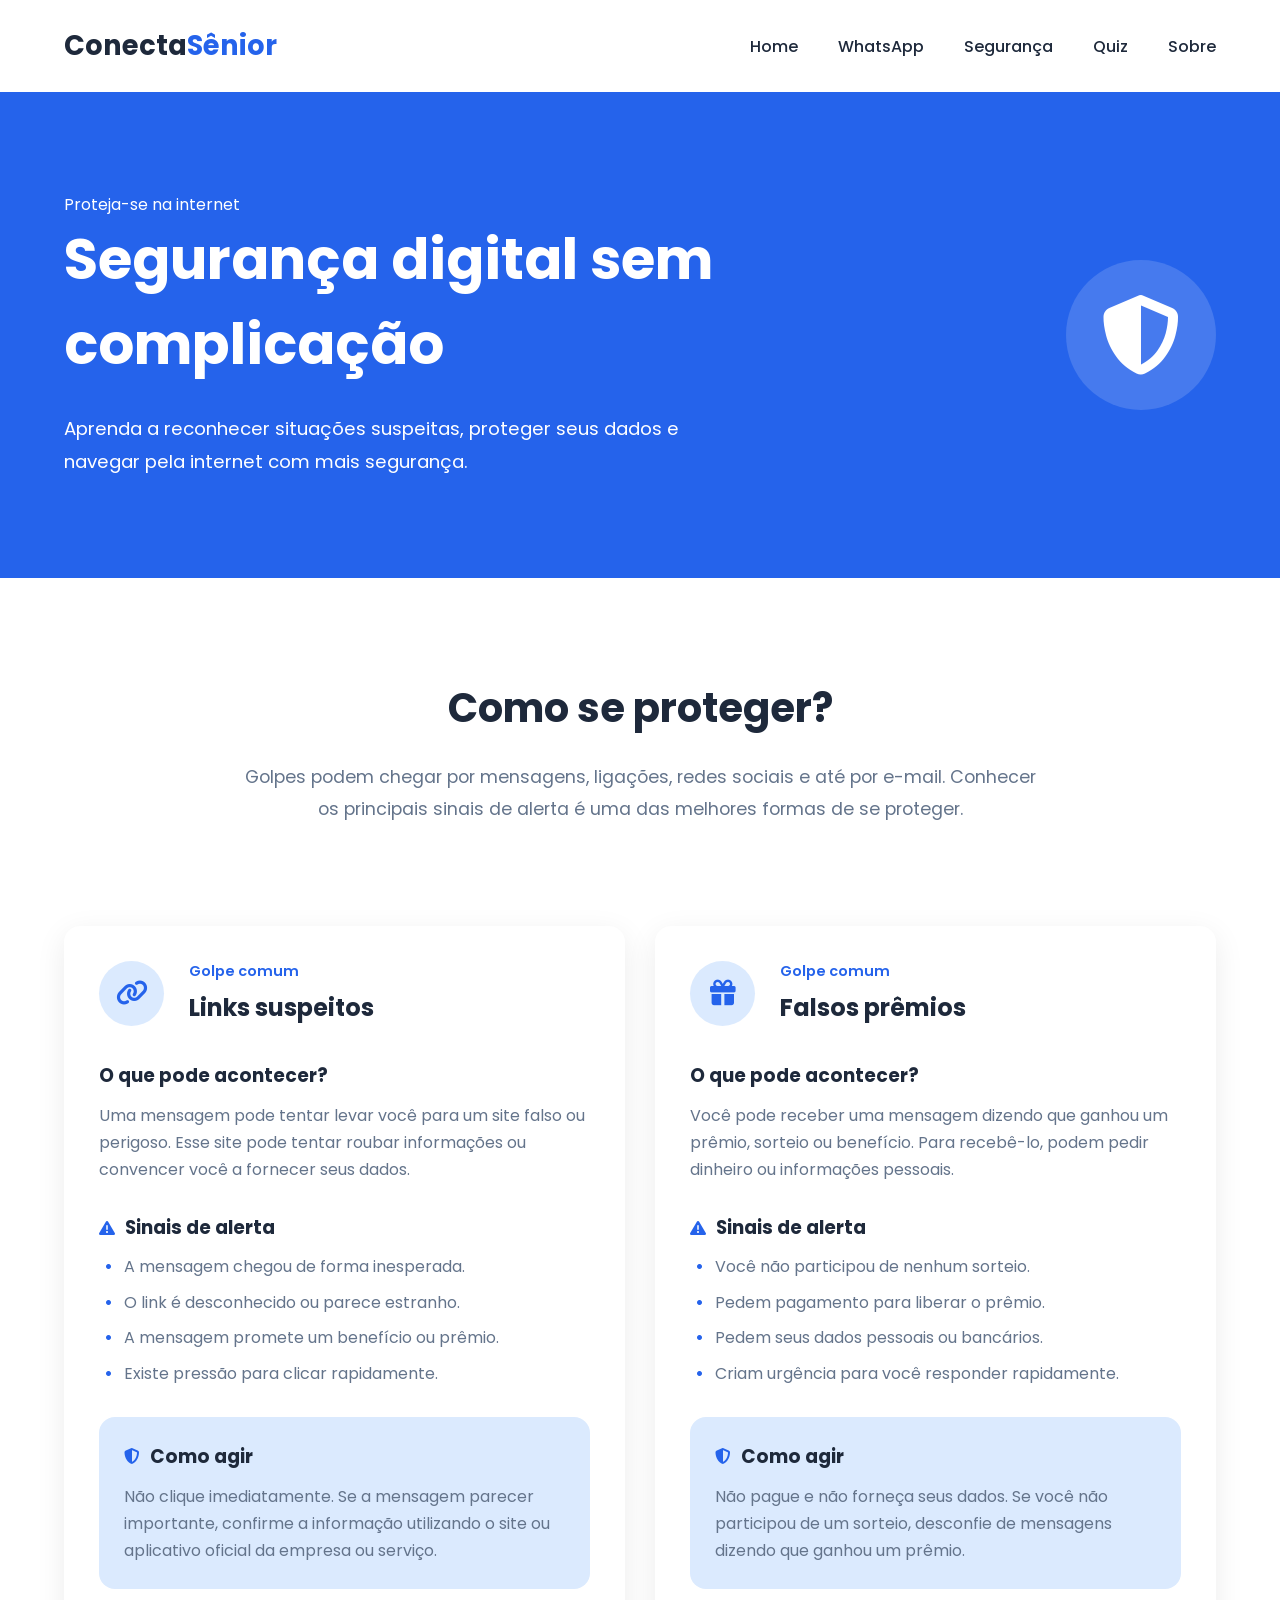
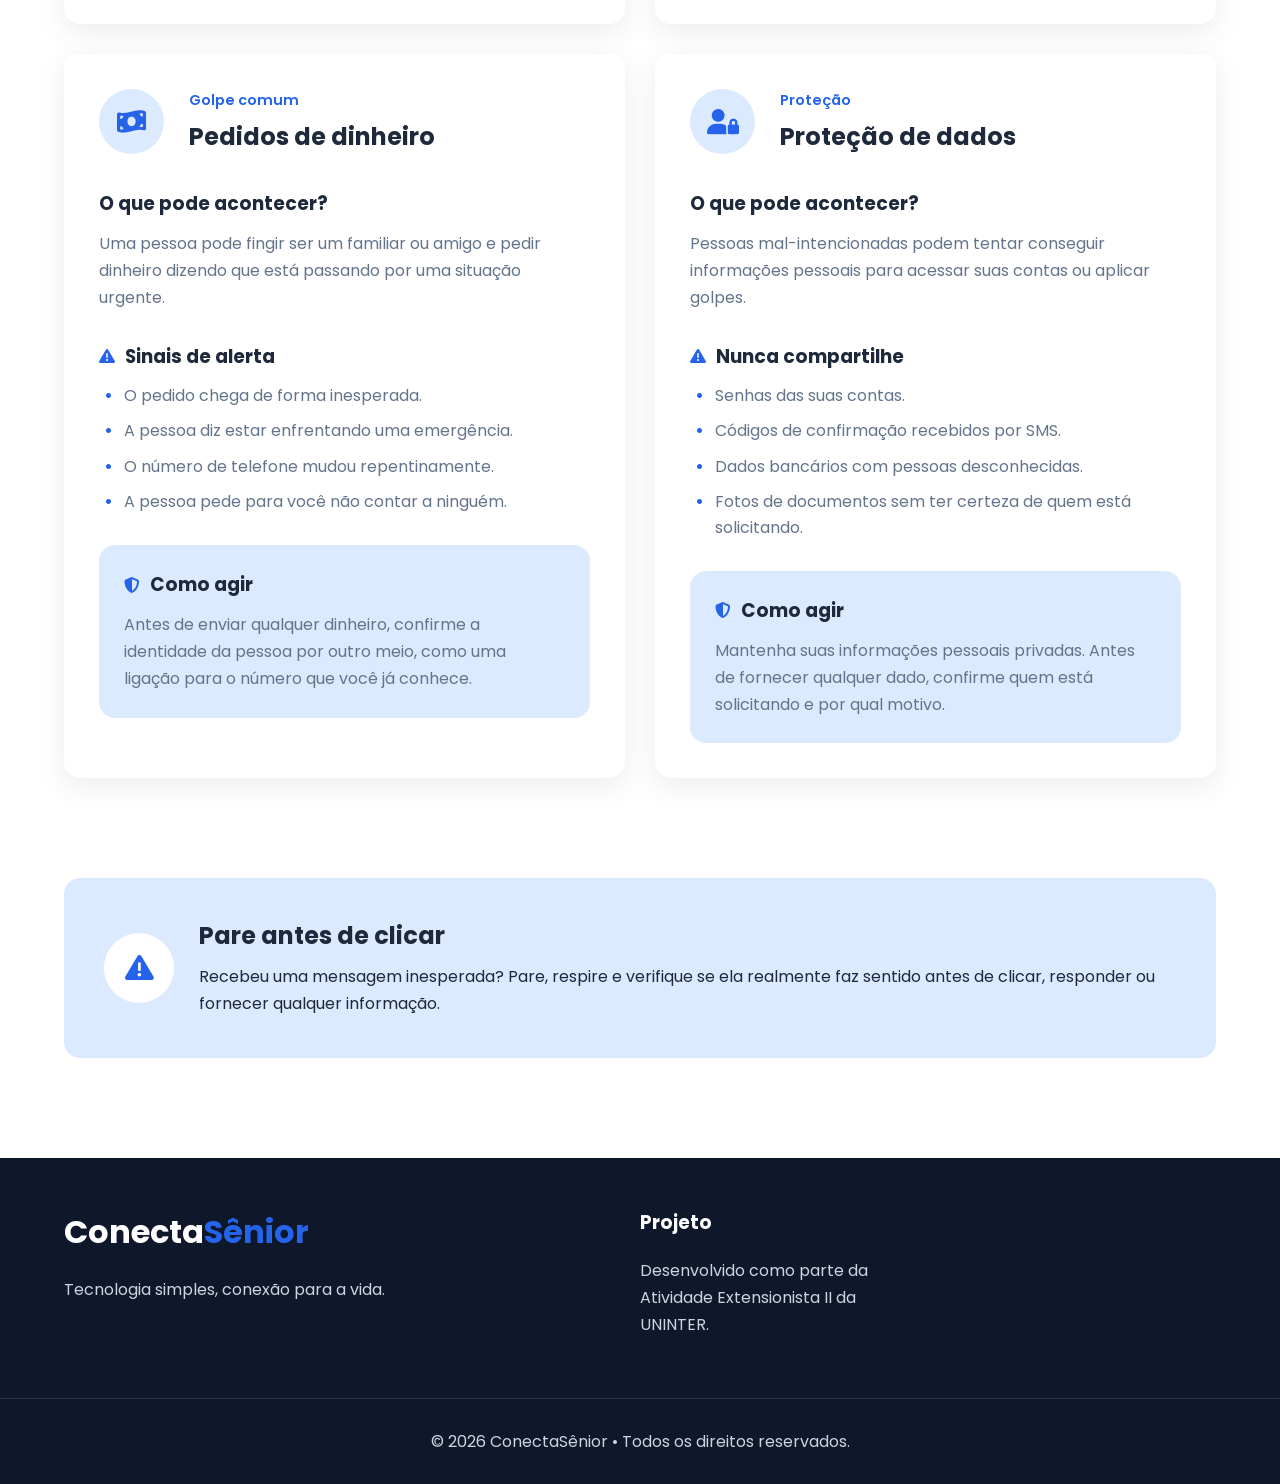
<file: pages/security.html>
<!doctype html>
<html lang="pt-BR">
  <head>
    <meta charset="UTF-8" />

    <meta name="viewport" content="width=device-width, initial-scale=1.0" />

    <title>Segurança Digital | ConectaSênior</title>

    <link rel="preconnect" href="https://fonts.googleapis.com" />

    <link rel="preconnect" href="https://fonts.gstatic.com" crossorigin />

    <link
      href="https://fonts.googleapis.com/css2?family=Poppins:wght@300;400;500;600;700&display=swap"
      rel="stylesheet"
    />

    <link
      href="https://cdnjs.cloudflare.com/ajax/libs/font-awesome/6.7.2/css/all.min.css"
      rel="stylesheet"
    />

    <link rel="stylesheet" href="../css/variables.css" />
    <link rel="stylesheet" href="../css/global.css" />
    <link rel="stylesheet" href="../css/components.css" />
    <link rel="stylesheet" href="../css/header.css" />
    <link rel="stylesheet" href="../css/footer.css" />
    <link rel="stylesheet" href="../css/responsive.css" />

    <link rel="stylesheet" href="../css/pages/security.css" />
  </head>

  <body>
    <header class="header">
      <div class="container">
        <nav class="navbar">
          <a href="../index.html" class="logo"> Conecta<span>Sênior</span> </a>

          <button
            class="menu-toggle"
            type="button"
            aria-label="Abrir menu"
            aria-expanded="false"
            aria-controls="main-menu"
          >
            <i class="fa-solid fa-bars"></i>
          </button>

          <ul class="menu" id="main-menu">
            <li>
              <a href="../index.html">Home</a>
            </li>

            <li>
              <a href="whatsapp.html">WhatsApp</a>
            </li>

            <li>
              <a href="security.html">Segurança</a>
            </li>

            <li>
              <a href="quiz.html">Quiz</a>
            </li>

            <li>
              <a href="about.html">Sobre</a>
            </li>
          </ul>
        </nav>
      </div>
    </header>

    <main>
      <section class="security-hero">
        <div class="container">
          <div class="security-hero-content">
            <div>
              <span class="page-label"> Proteja-se na internet </span>

              <h1>Segurança digital sem complicação</h1>

              <p>
                Aprenda a reconhecer situações suspeitas, proteger seus dados e
                navegar pela internet com mais segurança.
              </p>
            </div>

            <div class="security-hero-icon">
              <i class="fa-solid fa-shield-halved"></i>
            </div>
          </div>
        </div>
      </section>

      <section class="security-intro">
        <div class="container">
          <div class="section-title">
            <h2>Como se proteger?</h2>

            <p>
              Golpes podem chegar por mensagens, ligações, redes sociais e até
              por e-mail. Conhecer os principais sinais de alerta é uma das
              melhores formas de se proteger.
            </p>
          </div>
        </div>
      </section>

      <section class="security-content">
        <div class="container">
          <div class="security-cards">
            <article class="security-card security-guide">
              <div class="security-card-header">
                <div class="security-card-icon">
                  <i class="fa-solid fa-link"></i>
                </div>

                <div>
                  <span class="security-label"> Golpe comum </span>

                  <h2>Links suspeitos</h2>
                </div>
              </div>

              <div class="security-guide-content">
                <div class="security-guide-section">
                  <h3>O que pode acontecer?</h3>

                  <p>
                    Uma mensagem pode tentar levar você para um site falso ou
                    perigoso. Esse site pode tentar roubar informações ou
                    convencer você a fornecer seus dados.
                  </p>
                </div>

                <div class="security-guide-section">
                  <h3>
                    <i class="fa-solid fa-triangle-exclamation"></i>
                    Sinais de alerta
                  </h3>

                  <ul>
                    <li>A mensagem chegou de forma inesperada.</li>

                    <li>O link é desconhecido ou parece estranho.</li>

                    <li>A mensagem promete um benefício ou prêmio.</li>

                    <li>Existe pressão para clicar rapidamente.</li>
                  </ul>
                </div>

                <div class="security-guide-section security-action">
                  <h3>
                    <i class="fa-solid fa-shield-halved"></i>
                    Como agir
                  </h3>

                  <p>
                    Não clique imediatamente. Se a mensagem parecer importante,
                    confirme a informação utilizando o site ou aplicativo
                    oficial da empresa ou serviço.
                  </p>
                </div>
              </div>
            </article>

            <article class="security-card security-guide">
              <div class="security-card-header">
                <div class="security-card-icon">
                  <i class="fa-solid fa-gift"></i>
                </div>

                <div>
                  <span class="security-label"> Golpe comum </span>

                  <h2>Falsos prêmios</h2>
                </div>
              </div>

              <div class="security-guide-content">
                <div class="security-guide-section">
                  <h3>O que pode acontecer?</h3>

                  <p>
                    Você pode receber uma mensagem dizendo que ganhou um prêmio,
                    sorteio ou benefício. Para recebê-lo, podem pedir dinheiro
                    ou informações pessoais.
                  </p>
                </div>

                <div class="security-guide-section">
                  <h3>
                    <i class="fa-solid fa-triangle-exclamation"></i>
                    Sinais de alerta
                  </h3>

                  <ul>
                    <li>Você não participou de nenhum sorteio.</li>

                    <li>Pedem pagamento para liberar o prêmio.</li>

                    <li>Pedem seus dados pessoais ou bancários.</li>

                    <li>Criam urgência para você responder rapidamente.</li>
                  </ul>
                </div>

                <div class="security-guide-section security-action">
                  <h3>
                    <i class="fa-solid fa-shield-halved"></i>
                    Como agir
                  </h3>

                  <p>
                    Não pague e não forneça seus dados. Se você não participou
                    de um sorteio, desconfie de mensagens dizendo que ganhou um
                    prêmio.
                  </p>
                </div>
              </div>
            </article>

            <article class="security-card security-guide">
              <div class="security-card-header">
                <div class="security-card-icon">
                  <i class="fa-solid fa-money-bill-wave"></i>
                </div>

                <div>
                  <span class="security-label"> Golpe comum </span>

                  <h2>Pedidos de dinheiro</h2>
                </div>
              </div>

              <div class="security-guide-content">
                <div class="security-guide-section">
                  <h3>O que pode acontecer?</h3>

                  <p>
                    Uma pessoa pode fingir ser um familiar ou amigo e pedir
                    dinheiro dizendo que está passando por uma situação urgente.
                  </p>
                </div>

                <div class="security-guide-section">
                  <h3>
                    <i class="fa-solid fa-triangle-exclamation"></i>
                    Sinais de alerta
                  </h3>

                  <ul>
                    <li>O pedido chega de forma inesperada.</li>

                    <li>A pessoa diz estar enfrentando uma emergência.</li>

                    <li>O número de telefone mudou repentinamente.</li>

                    <li>A pessoa pede para você não contar a ninguém.</li>
                  </ul>
                </div>

                <div class="security-guide-section security-action">
                  <h3>
                    <i class="fa-solid fa-shield-halved"></i>
                    Como agir
                  </h3>

                  <p>
                    Antes de enviar qualquer dinheiro, confirme a identidade da
                    pessoa por outro meio, como uma ligação para o número que
                    você já conhece.
                  </p>
                </div>
              </div>
            </article>

            <article class="security-card security-guide">
              <div class="security-card-header">
                <div class="security-card-icon">
                  <i class="fa-solid fa-user-lock"></i>
                </div>

                <div>
                  <span class="security-label"> Proteção </span>

                  <h2>Proteção de dados</h2>
                </div>
              </div>

              <div class="security-guide-content">
                <div class="security-guide-section">
                  <h3>O que pode acontecer?</h3>

                  <p>
                    Pessoas mal-intencionadas podem tentar conseguir informações
                    pessoais para acessar suas contas ou aplicar golpes.
                  </p>
                </div>

                <div class="security-guide-section">
                  <h3>
                    <i class="fa-solid fa-triangle-exclamation"></i>
                    Nunca compartilhe
                  </h3>

                  <ul>
                    <li>Senhas das suas contas.</li>

                    <li>Códigos de confirmação recebidos por SMS.</li>

                    <li>Dados bancários com pessoas desconhecidas.</li>

                    <li>
                      Fotos de documentos sem ter certeza de quem está
                      solicitando.
                    </li>
                  </ul>
                </div>

                <div class="security-guide-section security-action">
                  <h3>
                    <i class="fa-solid fa-shield-halved"></i>
                    Como agir
                  </h3>

                  <p>
                    Mantenha suas informações pessoais privadas. Antes de
                    fornecer qualquer dado, confirme quem está solicitando e por
                    qual motivo.
                  </p>
                </div>
              </div>
            </article>
          </div>
        </div>
      </section>

      <section class="security-check">
        <div class="container">
          <div class="security-check-box">
            <div class="security-check-icon">
              <i class="fa-solid fa-triangle-exclamation"></i>
            </div>

            <div>
              <h2>Pare antes de clicar</h2>

              <p>
                Recebeu uma mensagem inesperada? Pare, respire e verifique se
                ela realmente faz sentido antes de clicar, responder ou fornecer
                qualquer informação.
              </p>
            </div>
          </div>
        </div>
      </section>
    </main>

    <footer class="footer">
      <div class="container footer-content">
        <div class="footer-brand">
          <h2>Conecta<span>Sênior</span></h2>

          <p>Tecnologia simples, conexão para a vida.</p>
        </div>

        <div class="footer-info">
          <h3>Projeto</h3>

          <p>
            Desenvolvido como parte da Atividade Extensionista II da UNINTER.
          </p>
        </div>
      </div>

      <div class="footer-bottom">
        <p>© 2026 ConectaSênior • Todos os direitos reservados.</p>
      </div>
    </footer>

    <script src="../js/app.js"></script>
  </body>
</html>
</file>
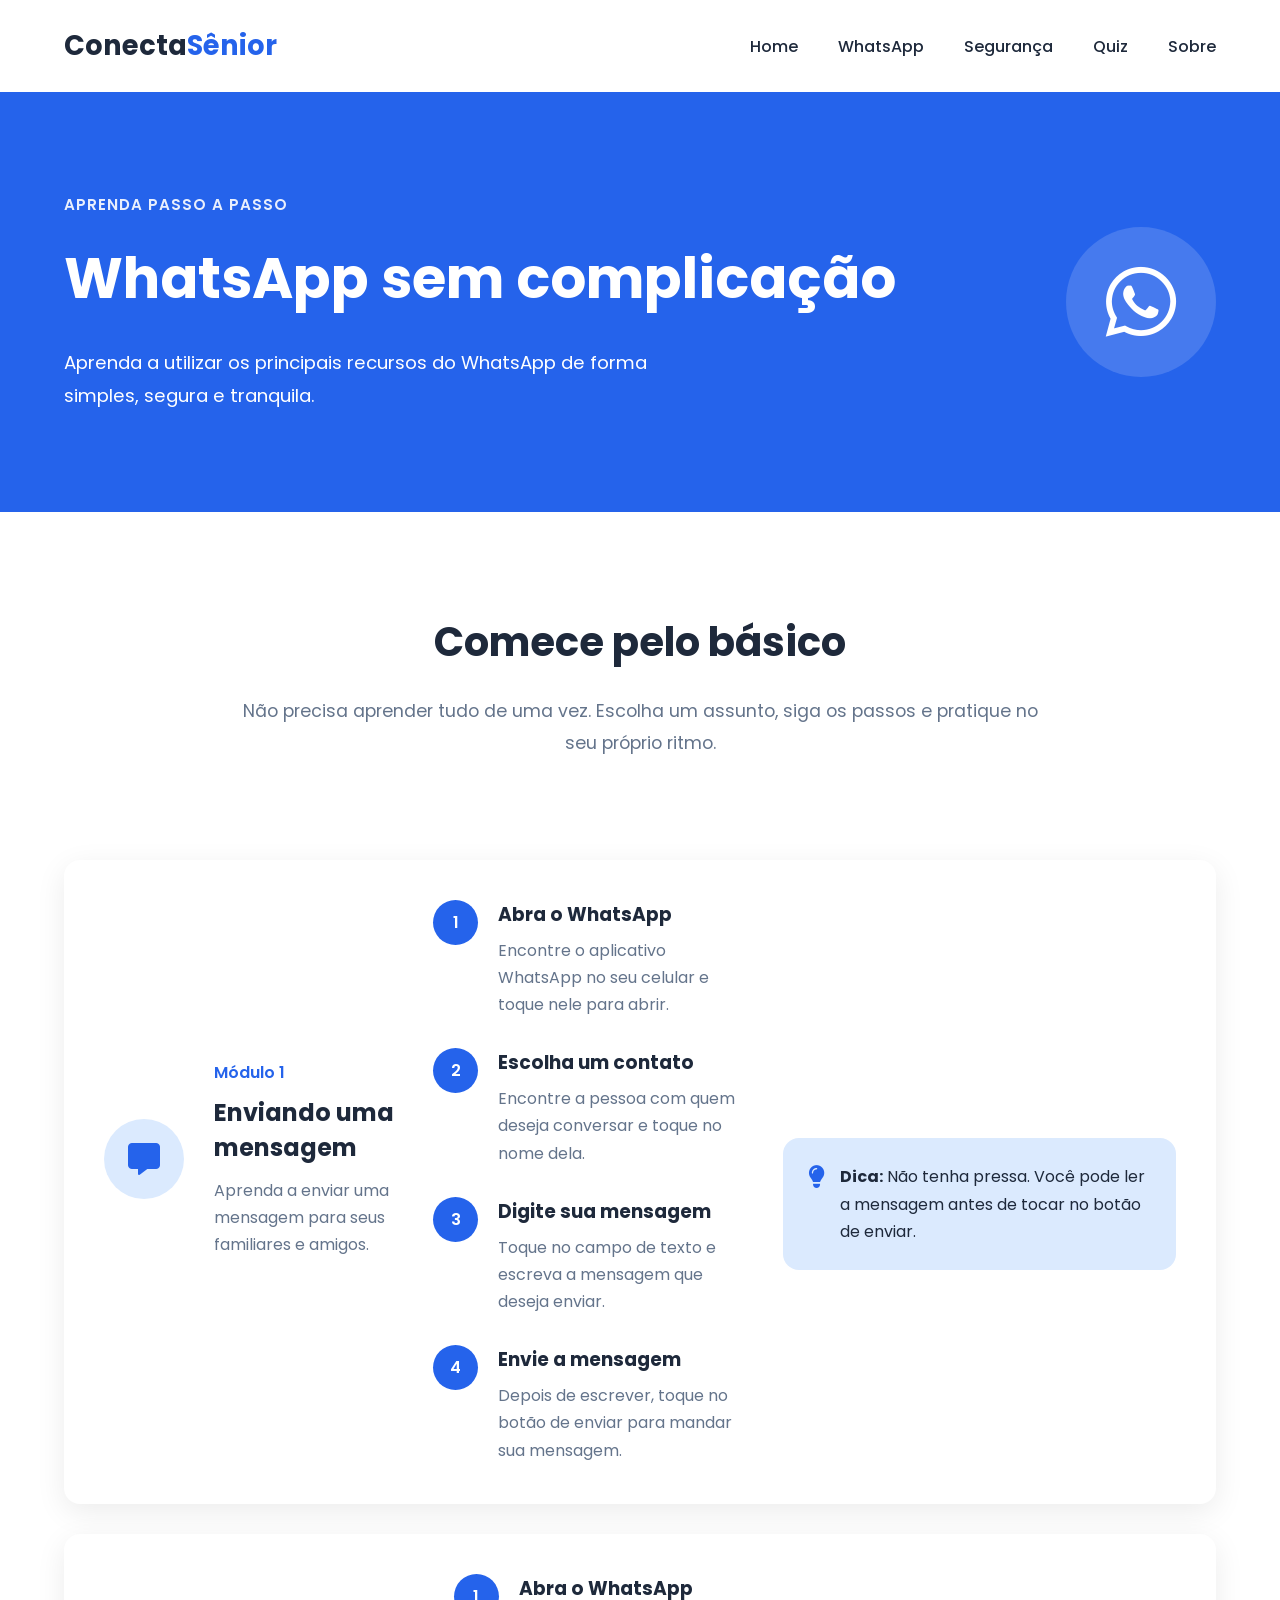
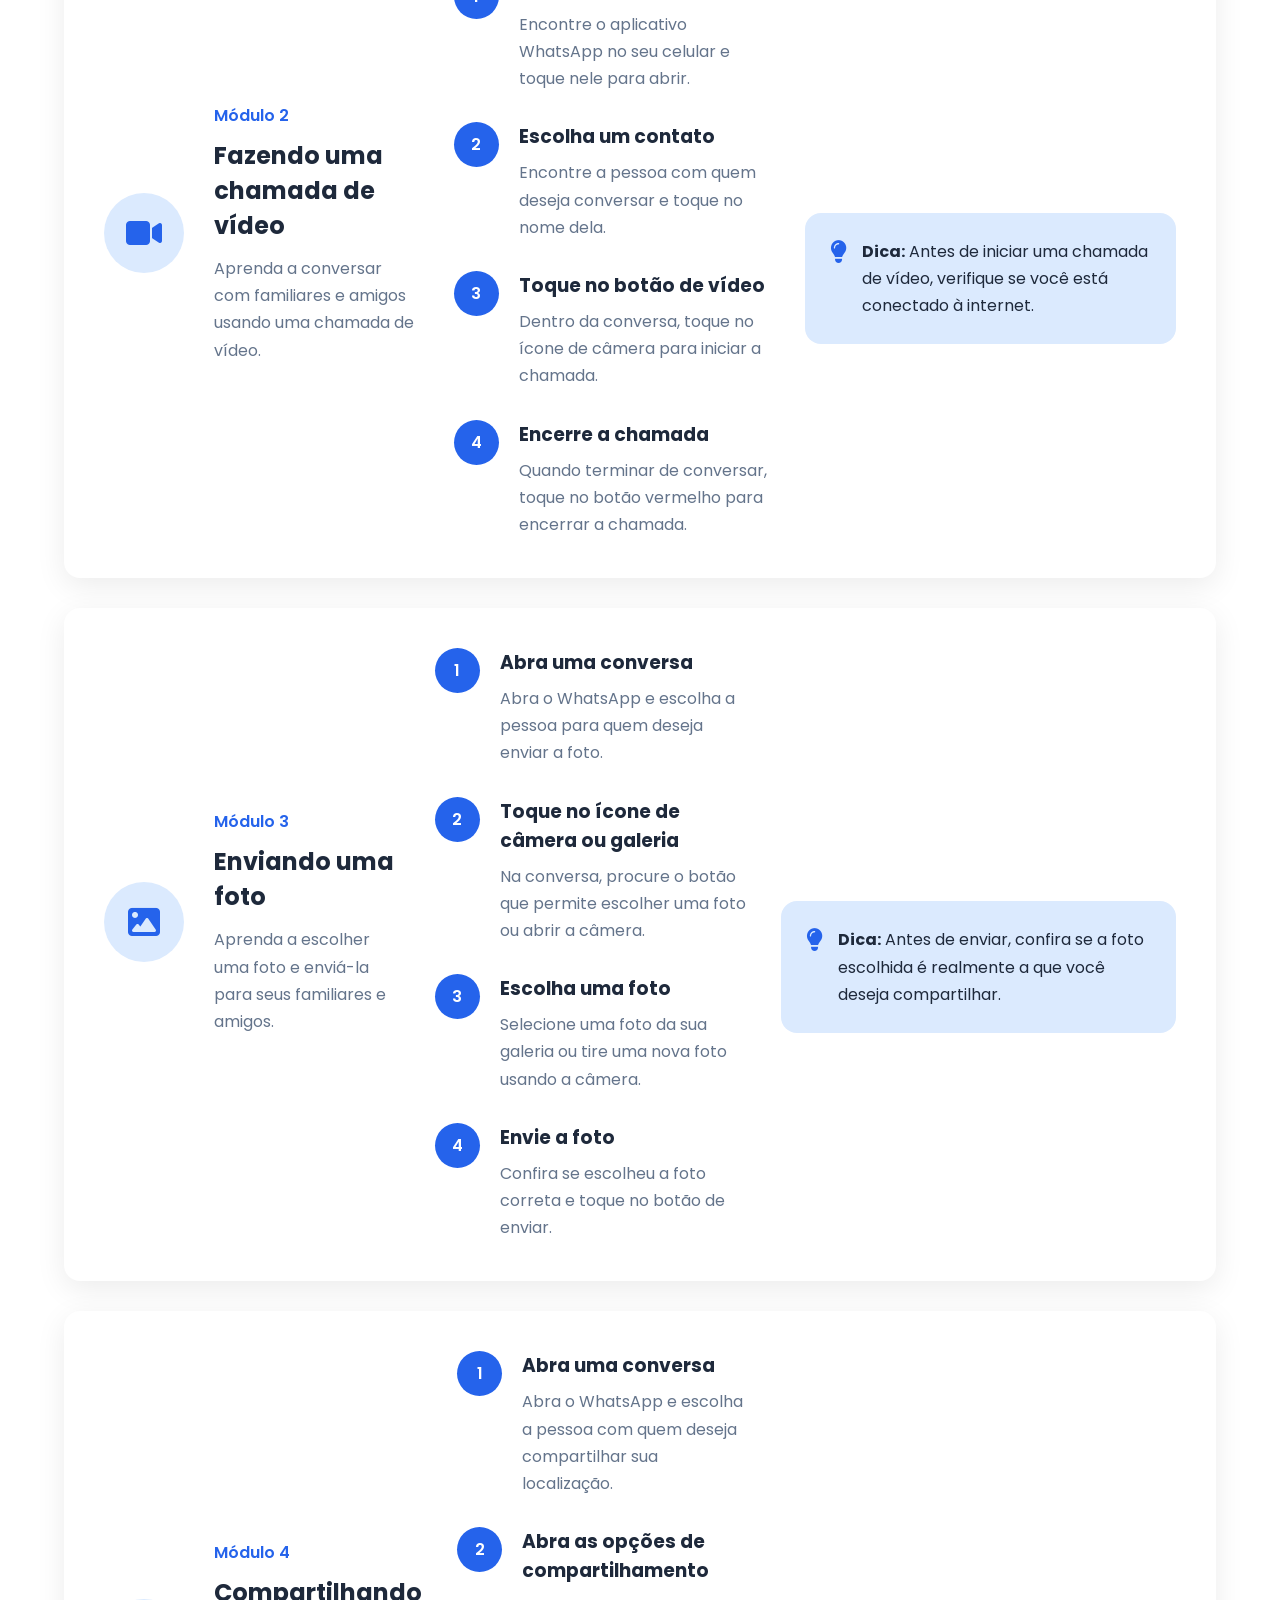
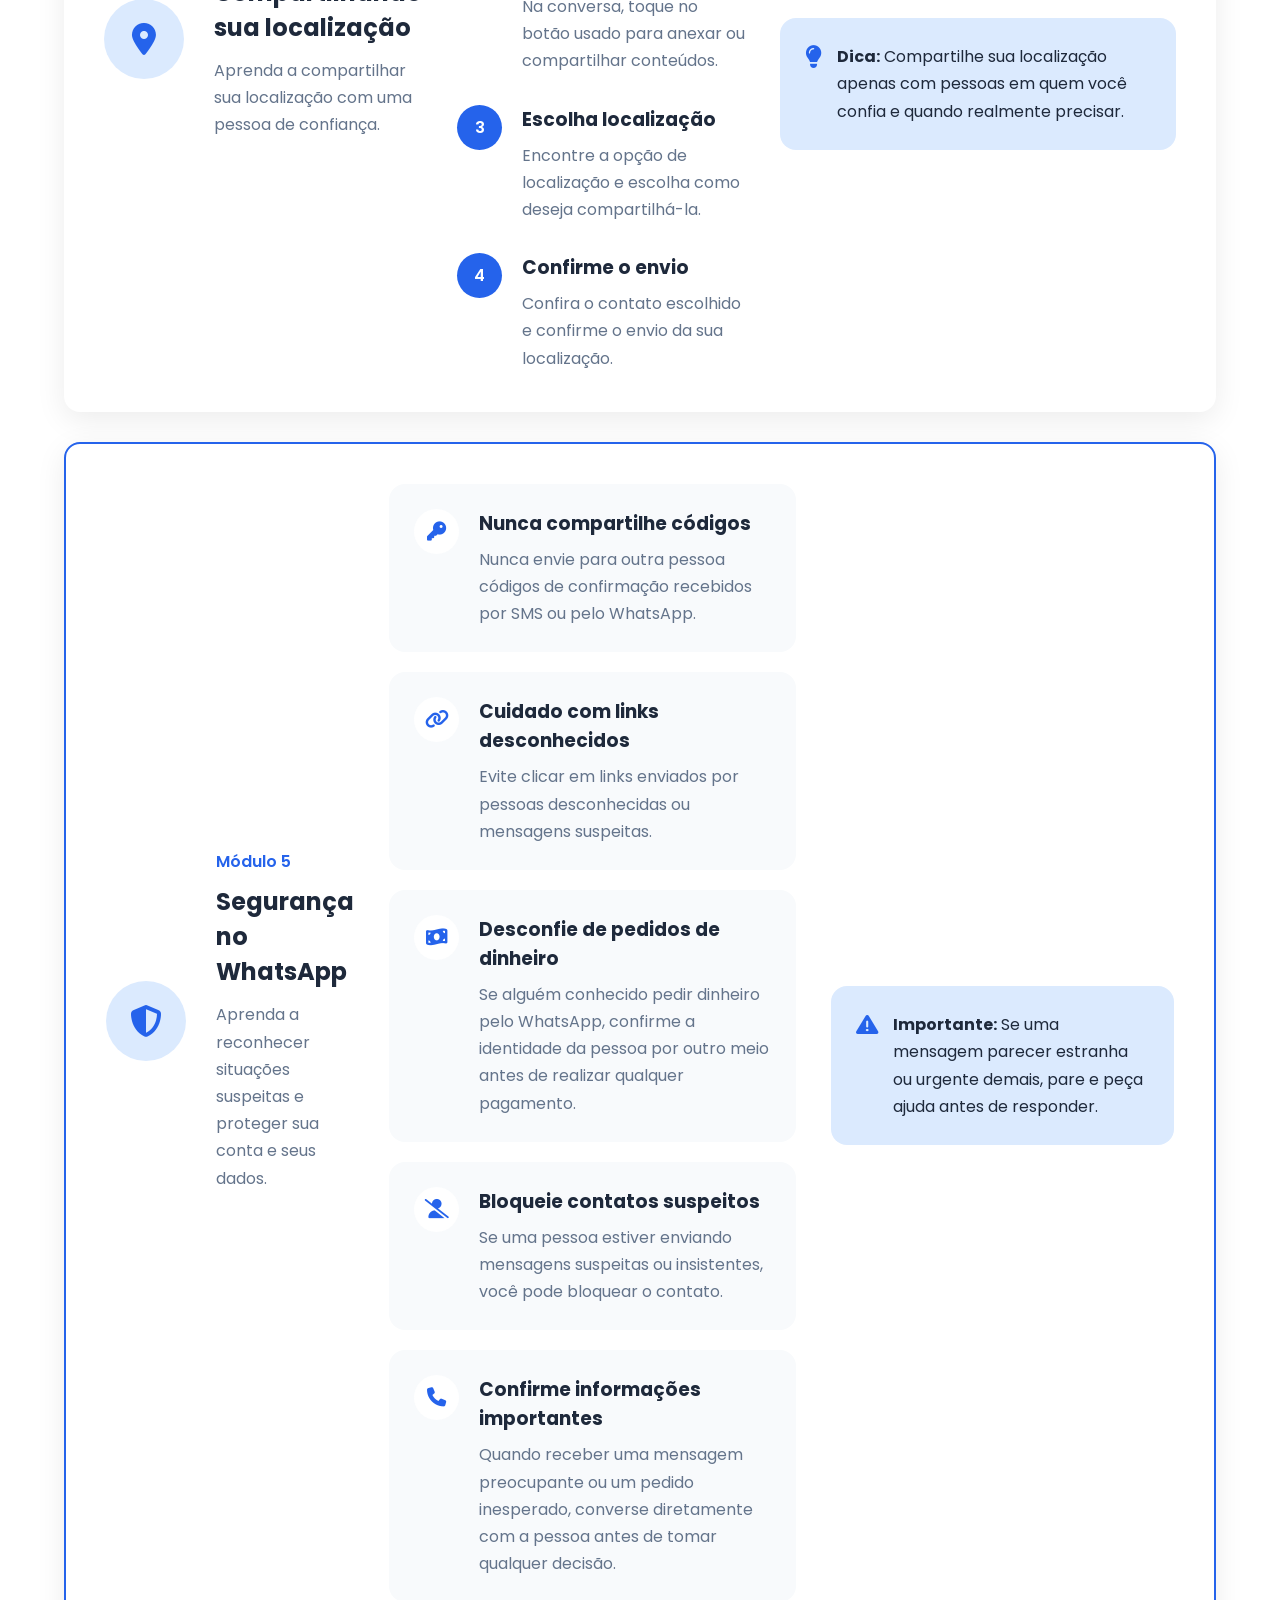
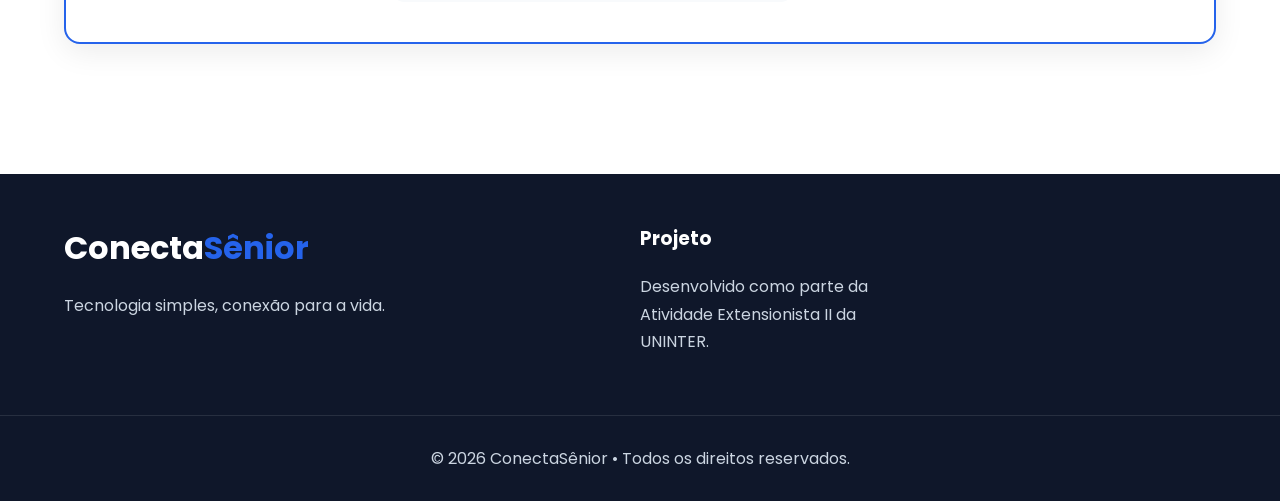
<file: pages/whatsapp.html>
<!doctype html>
<html lang="pt-BR">
  <head>
    <meta charset="UTF-8" />

    <meta name="viewport" content="width=device-width, initial-scale=1.0" />

    <title>WhatsApp | ConectaSênior</title>

    <link rel="preconnect" href="https://fonts.googleapis.com" />

    <link rel="preconnect" href="https://fonts.gstatic.com" crossorigin />

    <link
      href="https://fonts.googleapis.com/css2?family=Poppins:wght@300;400;500;600;700&display=swap"
      rel="stylesheet"
    />

    <link
      href="https://cdnjs.cloudflare.com/ajax/libs/font-awesome/6.7.2/css/all.min.css"
      rel="stylesheet"
    />

    <link rel="stylesheet" href="../css/variables.css" />
    <link rel="stylesheet" href="../css/global.css" />
    <link rel="stylesheet" href="../css/components.css" />
    <link rel="stylesheet" href="../css/header.css" />
    <link rel="stylesheet" href="../css/footer.css" />
    <link rel="stylesheet" href="../css/responsive.css" />

    <link rel="stylesheet" href="../css/pages/whatsapp.css" />
  </head>

  <body>
    <header class="header">
      <div class="container">
        <nav class="navbar">
          <a href="../index.html" class="logo"> Conecta<span>Sênior</span> </a>

          <button
            class="menu-toggle"
            type="button"
            aria-label="Abrir menu"
            aria-expanded="false"
            aria-controls="main-menu"
          >
            <i class="fa-solid fa-bars"></i>
          </button>

          <ul class="menu" id="main-menu">
            <li>
              <a href="../index.html">Home</a>
            </li>

            <li>
              <a href="whatsapp.html">WhatsApp</a>
            </li>

            <li>
              <a href="security.html">Segurança</a>
            </li>

            <li>
              <a href="quiz.html">Quiz</a>
            </li>

            <li>
              <a href="about.html">Sobre</a>
            </li>
          </ul>
        </nav>
      </div>
    </header>

    <main>
      <section class="page-hero">
        <div class="container">
          <div class="page-hero-content">
            <div>
              <span class="page-label"> Aprenda passo a passo </span>

              <h1>WhatsApp sem complicação</h1>

              <p>
                Aprenda a utilizar os principais recursos do WhatsApp de forma
                simples, segura e tranquila.
              </p>
            </div>

            <div class="page-hero-icon">
              <i class="fa-brands fa-whatsapp"></i>
            </div>
          </div>
        </div>
      </section>

      <section class="whatsapp-intro">
        <div class="container">
          <div class="section-title">
            <h2>Comece pelo básico</h2>

            <p>
              Não precisa aprender tudo de uma vez. Escolha um assunto, siga os
              passos e pratique no seu próprio ritmo.
            </p>
          </div>
        </div>
      </section>

      <section class="whatsapp-lessons">
        <div class="container">
          <article class="lesson-card lesson-message">
            <div class="lesson-header">
              <div class="lesson-icon">
                <i class="fa-solid fa-message"></i>
              </div>

              <div>
                <span class="lesson-number"> Módulo 1 </span>

                <h2>Enviando uma mensagem</h2>

                <p>
                  Aprenda a enviar uma mensagem para seus familiares e amigos.
                </p>
              </div>
            </div>

            <div class="lesson-steps">
              <div class="lesson-step">
                <span class="step-number"> 1 </span>

                <div>
                  <h3>Abra o WhatsApp</h3>

                  <p>
                    Encontre o aplicativo WhatsApp no seu celular e toque nele
                    para abrir.
                  </p>
                </div>
              </div>

              <div class="lesson-step">
                <span class="step-number"> 2 </span>

                <div>
                  <h3>Escolha um contato</h3>

                  <p>
                    Encontre a pessoa com quem deseja conversar e toque no nome
                    dela.
                  </p>
                </div>
              </div>

              <div class="lesson-step">
                <span class="step-number"> 3 </span>

                <div>
                  <h3>Digite sua mensagem</h3>

                  <p>
                    Toque no campo de texto e escreva a mensagem que deseja
                    enviar.
                  </p>
                </div>
              </div>

              <div class="lesson-step">
                <span class="step-number"> 4 </span>

                <div>
                  <h3>Envie a mensagem</h3>

                  <p>
                    Depois de escrever, toque no botão de enviar para mandar sua
                    mensagem.
                  </p>
                </div>
              </div>
            </div>

            <div class="lesson-tip">
              <i class="fa-solid fa-lightbulb"></i>

              <p>
                <strong>Dica:</strong>
                Não tenha pressa. Você pode ler a mensagem antes de tocar no
                botão de enviar.
              </p>
            </div>
          </article>

          <article class="lesson-card lesson-video">
            <div class="lesson-header">
              <div class="lesson-icon">
                <i class="fa-solid fa-video"></i>
              </div>

              <div>
                <span class="lesson-number"> Módulo 2 </span>

                <h2>Fazendo uma chamada de vídeo</h2>

                <p>
                  Aprenda a conversar com familiares e amigos usando uma chamada
                  de vídeo.
                </p>
              </div>
            </div>

            <div class="lesson-steps">
              <div class="lesson-step">
                <span class="step-number"> 1 </span>

                <div>
                  <h3>Abra o WhatsApp</h3>

                  <p>
                    Encontre o aplicativo WhatsApp no seu celular e toque nele
                    para abrir.
                  </p>
                </div>
              </div>

              <div class="lesson-step">
                <span class="step-number"> 2 </span>

                <div>
                  <h3>Escolha um contato</h3>

                  <p>
                    Encontre a pessoa com quem deseja conversar e toque no nome
                    dela.
                  </p>
                </div>
              </div>

              <div class="lesson-step">
                <span class="step-number"> 3 </span>

                <div>
                  <h3>Toque no botão de vídeo</h3>

                  <p>
                    Dentro da conversa, toque no ícone de câmera para iniciar a
                    chamada.
                  </p>
                </div>
              </div>

              <div class="lesson-step">
                <span class="step-number"> 4 </span>

                <div>
                  <h3>Encerre a chamada</h3>

                  <p>
                    Quando terminar de conversar, toque no botão vermelho para
                    encerrar a chamada.
                  </p>
                </div>
              </div>
            </div>

            <div class="lesson-tip">
              <i class="fa-solid fa-lightbulb"></i>

              <p>
                <strong>Dica:</strong>
                Antes de iniciar uma chamada de vídeo, verifique se você está
                conectado à internet.
              </p>
            </div>
          </article>

          <article class="lesson-card lesson-photo">
            <div class="lesson-header">
              <div class="lesson-icon">
                <i class="fa-solid fa-image"></i>
              </div>

              <div>
                <span class="lesson-number"> Módulo 3 </span>

                <h2>Enviando uma foto</h2>

                <p>
                  Aprenda a escolher uma foto e enviá-la para seus familiares e
                  amigos.
                </p>
              </div>
            </div>

            <div class="lesson-steps">
              <div class="lesson-step">
                <span class="step-number"> 1 </span>

                <div>
                  <h3>Abra uma conversa</h3>

                  <p>
                    Abra o WhatsApp e escolha a pessoa para quem deseja enviar a
                    foto.
                  </p>
                </div>
              </div>

              <div class="lesson-step">
                <span class="step-number"> 2 </span>

                <div>
                  <h3>Toque no ícone de câmera ou galeria</h3>

                  <p>
                    Na conversa, procure o botão que permite escolher uma foto
                    ou abrir a câmera.
                  </p>
                </div>
              </div>

              <div class="lesson-step">
                <span class="step-number"> 3 </span>

                <div>
                  <h3>Escolha uma foto</h3>

                  <p>
                    Selecione uma foto da sua galeria ou tire uma nova foto
                    usando a câmera.
                  </p>
                </div>
              </div>

              <div class="lesson-step">
                <span class="step-number"> 4 </span>

                <div>
                  <h3>Envie a foto</h3>

                  <p>
                    Confira se escolheu a foto correta e toque no botão de
                    enviar.
                  </p>
                </div>
              </div>
            </div>

            <div class="lesson-tip">
              <i class="fa-solid fa-lightbulb"></i>

              <p>
                <strong>Dica:</strong>
                Antes de enviar, confira se a foto escolhida é realmente a que
                você deseja compartilhar.
              </p>
            </div>
          </article>

          <article class="lesson-card lesson-location">
            <div class="lesson-header">
              <div class="lesson-icon">
                <i class="fa-solid fa-location-dot"></i>
              </div>

              <div>
                <span class="lesson-number"> Módulo 4 </span>

                <h2>Compartilhando sua localização</h2>

                <p>
                  Aprenda a compartilhar sua localização com uma pessoa de
                  confiança.
                </p>
              </div>
            </div>

            <div class="lesson-steps">
              <div class="lesson-step">
                <span class="step-number"> 1 </span>

                <div>
                  <h3>Abra uma conversa</h3>

                  <p>
                    Abra o WhatsApp e escolha a pessoa com quem deseja
                    compartilhar sua localização.
                  </p>
                </div>
              </div>

              <div class="lesson-step">
                <span class="step-number"> 2 </span>

                <div>
                  <h3>Abra as opções de compartilhamento</h3>

                  <p>
                    Na conversa, toque no botão usado para anexar ou
                    compartilhar conteúdos.
                  </p>
                </div>
              </div>

              <div class="lesson-step">
                <span class="step-number"> 3 </span>

                <div>
                  <h3>Escolha localização</h3>

                  <p>
                    Encontre a opção de localização e escolha como deseja
                    compartilhá-la.
                  </p>
                </div>
              </div>

              <div class="lesson-step">
                <span class="step-number"> 4 </span>

                <div>
                  <h3>Confirme o envio</h3>

                  <p>
                    Confira o contato escolhido e confirme o envio da sua
                    localização.
                  </p>
                </div>
              </div>
            </div>

            <div class="lesson-tip">
              <i class="fa-solid fa-lightbulb"></i>

              <p>
                <strong>Dica:</strong>
                Compartilhe sua localização apenas com pessoas em quem você
                confia e quando realmente precisar.
              </p>
            </div>
          </article>

          <article class="lesson-card lesson-security">
            <div class="lesson-header">
              <div class="lesson-icon">
                <i class="fa-solid fa-shield-halved"></i>
              </div>

              <div>
                <span class="lesson-number"> Módulo 5 </span>

                <h2>Segurança no WhatsApp</h2>

                <p>
                  Aprenda a reconhecer situações suspeitas e proteger sua conta
                  e seus dados.
                </p>
              </div>
            </div>

            <div class="security-alerts">
              <div class="security-alert">
                <i class="fa-solid fa-key"></i>

                <div>
                  <h3>Nunca compartilhe códigos</h3>

                  <p>
                    Nunca envie para outra pessoa códigos de confirmação
                    recebidos por SMS ou pelo WhatsApp.
                  </p>
                </div>
              </div>

              <div class="security-alert">
                <i class="fa-solid fa-link"></i>

                <div>
                  <h3>Cuidado com links desconhecidos</h3>

                  <p>
                    Evite clicar em links enviados por pessoas desconhecidas ou
                    mensagens suspeitas.
                  </p>
                </div>
              </div>

              <div class="security-alert">
                <i class="fa-solid fa-money-bill-wave"></i>

                <div>
                  <h3>Desconfie de pedidos de dinheiro</h3>

                  <p>
                    Se alguém conhecido pedir dinheiro pelo WhatsApp, confirme a
                    identidade da pessoa por outro meio antes de realizar
                    qualquer pagamento.
                  </p>
                </div>
              </div>

              <div class="security-alert">
                <i class="fa-solid fa-user-slash"></i>

                <div>
                  <h3>Bloqueie contatos suspeitos</h3>

                  <p>
                    Se uma pessoa estiver enviando mensagens suspeitas ou
                    insistentes, você pode bloquear o contato.
                  </p>
                </div>
              </div>

              <div class="security-alert">
                <i class="fa-solid fa-phone"></i>

                <div>
                  <h3>Confirme informações importantes</h3>

                  <p>
                    Quando receber uma mensagem preocupante ou um pedido
                    inesperado, converse diretamente com a pessoa antes de tomar
                    qualquer decisão.
                  </p>
                </div>
              </div>
            </div>

            <div class="lesson-tip">
              <i class="fa-solid fa-triangle-exclamation"></i>

              <p>
                <strong>Importante:</strong>
                Se uma mensagem parecer estranha ou urgente demais, pare e peça
                ajuda antes de responder.
              </p>
            </div>
          </article>
        </div>
      </section>
    </main>

    <footer class="footer">
      <div class="container footer-content">
        <div class="footer-brand">
          <h2>Conecta<span>Sênior</span></h2>

          <p>Tecnologia simples, conexão para a vida.</p>
        </div>

        <div class="footer-info">
          <h3>Projeto</h3>

          <p>
            Desenvolvido como parte da Atividade Extensionista II da UNINTER.
          </p>
        </div>
      </div>

      <div class="footer-bottom">
        <p>© 2026 ConectaSênior • Todos os direitos reservados.</p>
      </div>
    </footer>

    <script src="../js/app.js"></script>
  </body>
</html>
</file>
<file: css/variables.css>
:root{

    /* COLORS */

    --primary:#2563EB;
    --primary-light:#DBEAFE;

    --background:#FFFFFF;
    --background-alt:#F8FAFC;

    --text:#1E293B;
    --text-light:#64748B;

    --success:#16A34A;
    --danger:#DC2626;

    /* LAYOUT */

    --container-width:1200px;

    --section-spacing:100px;

    --radius:16px;

    /* SHADOW */

    --shadow-light:0 8px 30px rgba(0,0,0,.08);

    /* TRANSITIONS */

    --transition:.3s;

}
</file>
<file: css/global.css>
*{
    margin:0;
    padding:0;
    box-sizing:border-box;
}

html{

    scroll-behavior:smooth;

}

body{

    font-family:"Poppins",sans-serif;
    background:var(--background);
    color:var(--text);

}

img{

    display:block;
    max-width:100%;

}

ul{

    list-style:none;

}

a {
    text-decoration: none;
}

a:focus-visible {
    outline: 3px solid var(--primary);
    outline-offset: 4px;
}
</file>
<file: css/components.css>
.container{

    width:min(var(--container-width),90%);
    margin:auto;

}

.btn{

    display:inline-block;

    padding:16px 36px;

    background:var(--primary);

    color:white;

    border-radius:var(--radius);

    font-weight:600;

    transition:var(--transition);

}

.btn:hover{

    background:#1D4ED8;

    transform:translateY(-3px);

}

.section-title{

    max-width:800px;

    margin:auto;

    text-align:center;

}

.section-title h2{

    font-size:2.5rem;

    margin-bottom:24px;

}

.section-title p{

    color:var(--text-light);

    line-height:1.8;

    font-size:1.1rem;

}

.btn:focus-visible,
.menu a:focus-visible,
.card a:focus-visible {

    outline: 3px solid var(--primary);

    outline-offset: 4px;

}
</file>
<file: css/header.css>
.header{

    width:100%;
    padding:25px 0;

}

.navbar{

    display:flex;
    justify-content:space-between;
    align-items:center;

}

.logo{

    font-size:1.7rem;
    font-weight:700;
    color:var(--text);

}

.logo span{

    color:var(--primary);

}

.menu{

    display:flex;
    gap:40px;

}

.menu a{

    color:var(--text);
    font-weight:500;
    transition:.3s;

}

.menu a:hover{

    color:var(--primary);

}

.menu-toggle {

    display: none;

    border: none;

    background: transparent;

    color: var(--text);

    font-size: 1.6rem;

    cursor: pointer;

    padding: 8px;

    border-radius: 8px;

    transition: var(--transition);

}

.menu-toggle:hover {

    background: var(--primary-light);

    color: var(--primary);

}

.menu-toggle:focus-visible {

    outline: 3px solid var(--primary);

    outline-offset: 3px;

}
</file>
<file: css/hero.css>
.hero{

    padding:80px 0;

}

.hero-content{

    display:flex;
    align-items:center;
    justify-content:space-between;
    gap:80px;

}

.hero-text{

    flex:1;

}

.hero-text h1{

    font-size:3.5rem;
    line-height:1.2;
    margin-bottom:24px;

}

.hero-text p{

    font-size:1.2rem;
    color:var(--text-light);
    margin-bottom:40px;

}

.hero-image{

    flex:1;

}

.hero-image img{

    border-radius:20px;
    box-shadow:var(--shadow--light);

}
</file>
<file: css/about.css>
.about{

    padding:100px 0;
    background:var(--background-alt);

}
</file>
<file: css/features.css>
.features{

    padding:100px 0;

}

.cards{

    margin-top:70px;

    display:grid;

    grid-template-columns:repeat(4,1fr);

    gap:30px;

    align-items: stretch;

}

.card{

    display:flex;

    flex-direction: column;

    height: 100%;

    background:white;

    padding:40px 30px;

    border-radius:20px;

    box-shadow:var(--shadow);

    transition:var(--transaction);

}

.card:hover{

    transform:translateY(-10px);

}

.card i{

    font-size:2.8rem;

    color:var(--primary);

    margin-bottom:25px;

}

.card h3{

    margin-bottom:20px;

}

.card p{

    color:var(--text-light);

    margin-bottom:30px;

    line-height:1.7;

    flex-grow: 1;

}

.card a{

    margin-top: auto;

    color:var(--primary);

    font-weight:600;

}
</file>
<file: css/benefits.css>
.benefits{

    padding:100px 0;

    background:var(--background-alt);

}

.benefits-grid{

    margin-top:70px;

    display:grid;

    grid-template-columns:repeat(4,1fr);

    gap:30px;

}

.benefit{

    text-align:center;

}

.benefit i{

    width:80px;
    height:80px;

    border-radius:50%;

    background:var(--primary-light);

    color:var(--primary);

    display:flex;
    align-items:center;
    justify-content:center;

    margin:auto;

    font-size:2rem;

    margin-bottom:25px;

}

.benefit h3{

    margin-bottom:15px;

}

.benefit p{

    color:var(--text-light);

    line-height:1.7;

}
</file>
<file: css/steps.css>
.steps {

    padding: var(--section-spacing) 0;

}

.timeline {

    margin-top: 70px;

    display: flex;

    justify-content: space-between;

    align-items: center;

}

.step {

    flex: 1;

    text-align: center;

}

.step span {

    width: 70px;
    height: 70px;

    border-radius: 50%;

    background: var(--primary);

    color: #fff;

    display: flex;
    justify-content: center;
    align-items: center;

    margin: 0 auto 25px;

    font-size: 2rem;
    font-weight: 700;

}

.step h3 {

    margin-bottom: 15px;

}

.step p {

    color: var(--text-light);

    line-height: 1.7;

    max-width: 240px;

    margin: 0 auto;

}

.line {

    flex: 1;

    height: 4px;

    background: var(--primary-light);

    margin: 0 40px;

}
</file>
<file: css/closing.css>
.closing {

    padding: 80px 20px 120px;

    margin-top: 80px;

    background: var(--background-alt);

}

.closing .container {

    max-width: 850px;

    margin: auto;

    padding: 70px;

    background: white;

    border-radius: 24px;

    box-shadow: var(--shadow-light);

    text-align: center;

}

.closing h2 {

    font-size: 3rem;

    margin-bottom: 25px;

    color: var(--text);

}

.closing p {

    font-size: 1.15rem;

    line-height: 1.9;

    color: var(--text-light);

}
</file>
<file: css/footer.css>
.footer{

    background:#0F172A;

    color:white;

    padding:50px 0 0;

}

.footer-content{

    display:grid;

    grid-template-columns:2fr 1fr 1fr;

    gap:60px;

}

.footer h2{

    font-size:2rem;

}

.footer h2 span{

    color:var(--primary);

}

.footer-brand p{

    margin-top:20px;

    color:#CBD5E1;

    line-height:1.7;

}

.footer h3{

    margin-bottom:20px;

}

.footer ul{

    display:flex;

    flex-direction:column;

    gap:15px;

}

.footer a{

    color:#CBD5E1;

    transition:var(--transition);

}

.footer a:hover{

    color:white;

}

.footer-info p{

    color:#CBD5E1;

    line-height:1.7;

}

.footer-bottom{

    margin-top:60px;

    border-top:1px solid rgba(255,255,255,.1);

    padding:30px 0;

    text-align:center;

    color:#CBD5E1;

}
</file>
<file: css/responsive.css>
@media (max-width: 992px) {
  .hero-content {
    gap: 50px;
  }

  .hero-text h1 {
    font-size: 3rem;
  }

  .cards {
    grid-template-columns: repeat(2, 1fr);
  }

  .benefits-grid {
    grid-template-columns: repeat(2, 1fr);
  }

  .footer-content {
    grid-template-columns: 1fr 1fr;
  }
}

@media (max-width: 768px) {

    .header {
        padding: 20px 0;
    }

    .hero {
        padding: 60px 0;
    }

    .hero-content {
        flex-direction: column;
        text-align: center;
    }

    .hero-text h1 {
        font-size: 2.5rem;
    }

    .hero-text p {
        font-size: 1.05rem;
    }

    .hero-image {
        max-width: 600px;
    }

    .section-title h2 {
        font-size: 2rem;
    }

    .cards {
        grid-template-columns: 1fr;
    }

    .benefits-grid {
        grid-template-columns: 1fr;
    }

    .timeline {
        flex-direction: column;
        gap: 40px;
    }

    .line {
        width: 4px;
        height: 60px;
        margin: 0;
    }

    .footer-content {
        grid-template-columns: 1fr;
        text-align: center;
    }

    .closing .container {
        padding: 50px 30px;
    }

    .closing h2 {
        font-size: 2.3rem;
    }

}

@media (max-width: 576px) {
  .container {
    width: 90%;
  }

  .hero-text h1 {
    font-size: 2.1rem;
  }

  .hero-text p {
    font-size: 1rem;
  }

  .btn {
    width: 100%;
    text-align: center;
  }

  .section-title h2 {
    font-size: 1.8rem;
  }

  .section-title p {
    font-size: 1rem;
  }

  .card {
    padding: 35px 25px;
  }

  .closing {
    padding: 80px 15px;
  }

  .closing .container {
    padding: 40px 25px;
  }

  .closing h2 {
    font-size: 2rem;
  }

  .closing p {
    font-size: 1rem;
  }

  .footer {
    padding-top: 50px;
  }
}

@media (prefers-reduced-motion: reduce) {

    .menu {

        transition: none;

    }

}

@media (max-width: 1100px) {

    .navbar {
        position: relative;

        display: flex;
        justify-content: space-between;
        align-items: center;
    }

    .menu-toggle {
        display: block;
    }

    .menu {

        position: absolute;

        top: calc(100% + 20px);

        left: 0;

        width: 100%;

        display: none;

        flex-direction: column;

        align-items: center;

        gap: 20px;

        padding: 30px;

        background: white;

        border-radius: var(--radius);

        box-shadow: var(--shadow-light);

        z-index: 1000;

    }

    .menu.active {
        display: flex;
    }

}

@media (max-width: 768px) {

    .page-hero {
        padding: 70px 0;
    }

    .page-hero-content {
        flex-direction: column;
        align-items: flex-start;
        gap: 35px;
    }

    .page-hero h1 {
        font-size: 2.5rem;
    }

    .page-hero p {
        font-size: 1.05rem;
    }

    .page-hero-icon {
        width: 110px;
        height: 110px;
        font-size: 3.5rem;
    }

}
</file>
<file: css/pages/about.css>
.about-hero {

    padding: 100px 0;

    background: var(--primary);

    color: white;

}

.about-hero-content {

    display: flex;

    align-items: center;

    justify-content: space-between;

    gap: 60px;

}

.about-hero h1 {

    max-width: 750px;

    font-size: 3.5rem;

    margin-bottom: 25px;

}

.about-hero p {

    max-width: 650px;

    font-size: 1.15rem;

    line-height: 1.8;

}

.about-hero-icon {

    width: 150px;

    height: 150px;

    display: flex;

    align-items: center;

    justify-content: center;

    flex-shrink: 0;

    border-radius: 50%;

    background: rgba(255, 255, 255, 0.15);

    font-size: 5rem;

}

.about-intro {

    padding: var(--section-spacing) 0;

}

.about-purpose {

    padding: 0 0 var(--section-spacing);

}

.about-purpose-grid {

    display: grid;

    grid-template-columns: repeat(3, 1fr);

    gap: 30px;

}

.about-purpose-card {

    padding: 35px;

    background: white;

    border-radius: var(--radius);

    box-shadow: var(--shadow-light);

}

.about-purpose-icon {

    width: 65px;

    height: 65px;

    display: flex;

    align-items: center;

    justify-content: center;

    margin-bottom: 25px;

    border-radius: 50%;

    background: var(--primary-light);

    color: var(--primary);

    font-size: 1.6rem;

}

.about-purpose-card h2 {

    margin-bottom: 15px;

}

.about-purpose-card p {

    color: var(--text-light);

    line-height: 1.7;

}

.about-content {

    padding: 0 0 var(--section-spacing);

}

.about-content-box {

    display: flex;

    align-items: flex-start;

    gap: 30px;

    padding: 45px;

    background: var(--primary-light);

    border-radius: var(--radius);

}

.about-content-icon {

    width: 70px;

    height: 70px;

    display: flex;

    align-items: center;

    justify-content: center;

    flex-shrink: 0;

    border-radius: 50%;

    background: white;

    color: var(--primary);

    font-size: 1.8rem;

}

.about-content-box h2 {

    margin-bottom: 15px;

}

.about-content-box > div:last-child > p {

    color: var(--text);

    line-height: 1.7;

}

.about-content-box ul {

    display: flex;

    flex-direction: column;

    gap: 15px;

    margin-top: 25px;

}

.about-content-box li {

    display: flex;

    align-items: center;

    gap: 12px;

    color: var(--text);

}

.about-content-box li i {

    width: 25px;

    color: var(--primary);

}

.about-closing {

    padding: 0 0 var(--section-spacing);

}

@media (max-width: 1100px) {

    .about-hero {
        padding: 80px 0;
    }

    .about-hero-content {
        gap: 40px;
    }

    .about-hero h1 {
        font-size: 3rem;
    }

    .about-hero-icon {
        width: 130px;
        height: 130px;
        font-size: 4rem;
    }

    .about-purpose-grid {
        grid-template-columns: 1fr;
    }

}

@media (max-width: 768px) {

    .about-hero {
        padding: 65px 0;
    }

    .about-hero-content {
        flex-direction: column;
        align-items: flex-start;
        gap: 30px;
    }

    .about-hero h1 {
        font-size: 2.5rem;
    }

    .about-hero p {
        font-size: 1.05rem;
    }

    .about-hero-icon {
        width: 110px;
        height: 110px;
        font-size: 3.5rem;
    }

    .about-purpose-card {
        padding: 30px 25px;
    }

    .about-content-box {
        align-items: flex-start;
        padding: 30px 25px;
    }

}
</file>
<file: css/pages/passwords.css>
.password-hero {

    padding: 100px 0;

    background: var(--primary);

    color: white;

}

.password-hero-content {

    display: flex;

    align-items: center;

    justify-content: space-between;

    gap: 60px;

}

.password-hero h1 {

    font-size: 3.5rem;

    margin-bottom: 25px;

}

.password-hero p {

    max-width: 650px;

    font-size: 1.15rem;

    line-height: 1.8;

}

.password-hero-icon {

    width: 150px;

    height: 150px;

    display: flex;

    align-items: center;

    justify-content: center;

    flex-shrink: 0;

    border-radius: 50%;

    background: rgba(255, 255, 255, 0.15);

    font-size: 5rem;

}

.password-intro {

    padding: var(--section-spacing) 0;

}

.password-guides {

    padding: 0 0 var(--section-spacing);

}

.password-guide-grid {

    display: grid;

    grid-template-columns: repeat(2, 1fr);

    gap: 30px;

}

.password-guide-card {

    padding: 35px;

    background: white;

    border-radius: var(--radius);

    box-shadow: var(--shadow-light);

}

.password-guide-icon {

    width: 65px;

    height: 65px;

    display: flex;

    align-items: center;

    justify-content: center;

    margin-bottom: 25px;

    border-radius: 50%;

    background: var(--primary-light);

    color: var(--primary);

    font-size: 1.6rem;

}

.password-guide-card h2 {

    margin-bottom: 15px;

}

.password-guide-card p {

    color: var(--text-light);

    line-height: 1.7;

}

.password-avoid {

    padding: 0 0 var(--section-spacing);

}

.password-avoid-box {

    display: flex;

    align-items: center;

    gap: 25px;

    padding: 40px;

    background: var(--primary-light);

    border-radius: var(--radius);

}

.password-avoid-icon {

    width: 70px;

    height: 70px;

    display: flex;

    align-items: center;

    justify-content: center;

    flex-shrink: 0;

    border-radius: 50%;

    background: white;

    color: var(--primary);

    font-size: 1.8rem;

}

.password-avoid-box h2 {

    margin-bottom: 10px;

}

.password-avoid-box p {

    color: var(--text);

    line-height: 1.7;

}

.password-checker {

    padding: 0 0 var(--section-spacing);

}

.password-checker-box {

    max-width: 850px;

    margin: 0 auto;

    padding: 50px;

    background: white;

    border-radius: var(--radius);

    box-shadow: var(--shadow-light);

}

.password-input-area {

    margin-top: 40px;

}

.password-input-area label {

    display: block;

    margin-bottom: 10px;

    font-weight: 600;

}

.password-input-wrapper {

    position: relative;

}

.password-input-wrapper input {

    width: 100%;

    padding: 16px 55px 16px 18px;

    border: 2px solid #E2E8F0;

    border-radius: var(--radius);

    font-family: inherit;

    font-size: 1rem;

    outline: none;

}

.password-input-wrapper input:focus {

    border-color: var(--primary);

}

.password-input-wrapper button {

    position: absolute;

    top: 50%;

    right: 15px;

    transform: translateY(-50%);

    border: none;

    background: transparent;

    color: var(--text-light);

    cursor: pointer;

    font-size: 1.1rem;

}

.password-strength {

    margin-top: 30px;

}

.strength-header {

    display: flex;

    justify-content: space-between;

    align-items: center;

    gap: 20px;

    margin-bottom: 10px;

}

.strength-header strong {

    color: var(--primary);

}

.strength-bar {

    width: 100%;

    height: 12px;

    overflow: hidden;

    border-radius: 999px;

    background: #E2E8F0;

}

.strength-progress {

    width: 0;

    height: 100%;

    border-radius: inherit;

    background: var(--primary);

    transition:
        width 0.3s ease,
        background 0.3s ease;

}

.password-feedback {

    display: flex;

    align-items: flex-start;

    gap: 15px;

    margin-top: 25px;

    padding: 20px;

    background: var(--primary-light);

    border-radius: var(--radius);

}

.password-feedback i {

    margin-top: 3px;

    color: var(--primary);

}

.password-feedback p {

    color: var(--text-light);

    line-height: 1.6;

}

.password-closing {

    padding: 0 0 var(--section-spacing);

}

.strength-progress.strength-weak {
    background: #EF4444;
}

.strength-progress.strength-good {
    background: #F59E0B;
}

.strength-progress.strength-strong {
    background: #22C55E;
}

@media (max-width: 1100px) {

    .password-hero {
        padding: 80px 0;
    }

    .password-hero-content {
        gap: 40px;
    }

    .password-hero h1 {
        font-size: 3rem;
    }

    .password-hero-icon {
        width: 130px;
        height: 130px;
        font-size: 4rem;
    }

    .password-guide-grid {
        grid-template-columns: 1fr;
    }

    .password-checker-box {
        max-width: 900px;
    }

}

@media (max-width: 768px) {

    .password-hero {
        padding: 65px 0;
    }

    .password-hero-content {
        flex-direction: column;
        align-items: flex-start;
        gap: 30px;
    }

    .password-hero h1 {
        font-size: 2.5rem;
    }

    .password-hero p {
        font-size: 1.05rem;
    }

    .password-hero-icon {
        width: 110px;
        height: 110px;
        font-size: 3.5rem;
    }

    .password-guide-card {
        padding: 30px 25px;
    }

    .password-avoid-box {
        align-items: flex-start;
        padding: 30px 25px;
    }

    .password-checker-box {
        padding: 35px 25px;
    }

    .strength-header {
        align-items: flex-start;
        flex-direction: column;
        gap: 8px;
    }

    .password-feedback {
        padding: 18px;
    }

    .password-closing {
        padding-bottom: var(--section-spacing);
    }

}
</file>
<file: css/pages/quiz.css>
.quiz-hero {

    padding: 100px 0;

    background: var(--primary);

    color: white;

}

.quiz-hero-content {

    display: flex;

    align-items: center;

    justify-content: space-between;

    gap: 60px;

}

.quiz-hero h1 {

    font-size: 3.5rem;

    margin-bottom: 25px;

}

.quiz-hero p {

    max-width: 650px;

    font-size: 1.15rem;

    line-height: 1.8;

}

.quiz-hero-icon {

    width: 150px;

    height: 150px;

    display: flex;

    align-items: center;

    justify-content: center;

    flex-shrink: 0;

    border-radius: 50%;

    background: rgba(255, 255, 255, 0.15);

    font-size: 5rem;

}

.quiz-intro {

    padding: var(--section-spacing) 0;

}

.quiz-content {

    padding: 0 0 var(--section-spacing);

}

.quiz-card {

    max-width: 850px;

    margin: 0 auto 30px;

    padding: 40px;

    background: white;

    border-radius: var(--radius);

    box-shadow: var(--shadow-light);

}

.question-number {

    display: block;

    margin-bottom: 15px;

    color: var(--primary);

    font-weight: 600;

}

.quiz-card h2 {

    margin-bottom: 30px;

    line-height: 1.5;

}

.quiz-options {

    display: flex;

    flex-direction: column;

    gap: 15px;

}

.quiz-option {

    display: flex;

    align-items: center;

    gap: 15px;

    padding: 18px 20px;

    border: 2px solid #E2E8F0;

    border-radius: var(--radius);

    cursor: pointer;

    transition: var(--transition);

}

.quiz-option:hover {

    border-color: var(--primary);

    background: var(--primary-light);

}

.quiz-option input {

    width: 20px;

    height: 20px;

    flex-shrink: 0;

    accent-color: var(--primary);

}

.quiz-option span {

    color: var(--text);

    line-height: 1.5;

}

.quiz-actions {

    display: flex;

    justify-content: center;

    margin-top: 40px;

}

.quiz-result {

    padding: 0 0 var(--section-spacing);

}

.quiz-result-box {

    max-width: 850px;

    margin: 0 auto;

    padding: 50px;

    text-align: center;

    background: var(--primary-light);

    border-radius: var(--radius);

}

.quiz-result-box i {

    margin-bottom: 20px;

    color: var(--primary);

    font-size: 3rem;

}

.quiz-result-box h2 {

    margin-bottom: 15px;

}

.quiz-result-box p {

    color: var(--text-light);

    line-height: 1.7;

}

@media (max-width: 1100px) {

    .quiz-hero {
        padding: 80px 0;
    }

    .quiz-hero-content {
        gap: 40px;
    }

    .quiz-hero h1 {
        font-size: 3rem;
    }

    .quiz-hero-icon {
        width: 130px;
        height: 130px;
        font-size: 4rem;
    }

    .quiz-card {
        max-width: 900px;
    }

    .quiz-result-box {
        max-width: 900px;
    }

}

@media (max-width: 768px) {

    .quiz-hero {
        padding: 65px 0;
    }

    .quiz-hero-content {
        flex-direction: column;
        align-items: flex-start;
        gap: 30px;
    }

    .quiz-hero h1 {
        font-size: 2.5rem;
    }

    .quiz-hero p {
        font-size: 1.05rem;
    }

    .quiz-hero-icon {
        width: 110px;
        height: 110px;
        font-size: 3.5rem;
    }

    .quiz-card {
        padding: 30px 25px;
    }

    .quiz-card h2 {
        font-size: 1.4rem;
    }

    .quiz-option {
        align-items: flex-start;
        padding: 16px;
    }

    .quiz-option input {
        margin-top: 2px;
    }

    .quiz-result-box {
        padding: 35px 25px;
    }

}
</file>
<file: css/pages/security.css>
.security-hero {

    padding: 100px 0;

    background: var(--primary);

    color: white;

}

.security-hero-content {

    display: flex;

    align-items: center;

    justify-content: space-between;

    gap: 60px;

}

.security-hero h1 {

    font-size: 3.5rem;

    margin-bottom: 25px;

}

.security-hero p {

    max-width: 650px;

    font-size: 1.15rem;

    line-height: 1.8;

}

.security-hero-icon {

    width: 150px;

    height: 150px;

    display: flex;

    align-items: center;

    justify-content: center;

    flex-shrink: 0;

    border-radius: 50%;

    background: rgba(255, 255, 255, 0.15);

    font-size: 5rem;

}

.security-intro {

    padding: var(--section-spacing) 0;

}

.security-content {

    padding: 0 0 var(--section-spacing);

}

.security-cards {

    display: grid;

    grid-template-columns: repeat(2, 1fr);

    gap: 30px;

}

.security-card {

    display: flex;

    align-items: flex-start;

    gap: 25px;

    padding: 35px;

    background: white;

    border-radius: var(--radius);

    box-shadow: var(--shadow-light);

}

.security-card-icon {

    width: 65px;

    height: 65px;

    display: flex;

    align-items: center;

    justify-content: center;

    flex-shrink: 0;

    border-radius: 50%;

    background: var(--primary-light);

    color: var(--primary);

    font-size: 1.6rem;

}

.security-label {

    display: block;

    margin-bottom: 8px;

    color: var(--primary);

    font-size: 0.9rem;

    font-weight: 600;

}

.security-card h2 {

    margin-bottom: 12px;

}

.security-card p {

    color: var(--text-light);

    line-height: 1.7;

}

.security-check {

    padding: 0 0 var(--section-spacing);

}

.security-check-box {

    display: flex;

    align-items: center;

    gap: 25px;

    padding: 40px;

    background: var(--primary-light);

    border-radius: var(--radius);

}

.security-check-icon {

    width: 70px;

    height: 70px;

    display: flex;

    align-items: center;

    justify-content: center;

    flex-shrink: 0;

    border-radius: 50%;

    background: white;

    color: var(--primary);

    font-size: 1.8rem;

}

.security-check-box h2 {

    margin-bottom: 10px;

}

.security-check-box p {

    color: var(--text);

    line-height: 1.7;

}

.security-guide {
    display: block;
}

.security-card-header {

    display: flex;

    align-items: center;

    gap: 25px;

    margin-bottom: 35px;

}

.security-card-header h2 {
    margin-bottom: 0;
}

.security-guide-content {

    display: flex;

    flex-direction: column;

    gap: 30px;

}

.security-guide-section h3 {

    display: flex;

    align-items: center;

    gap: 10px;

    margin-bottom: 12px;

}

.security-guide-section h3 i {

    color: var(--primary);

    font-size: 1rem;

}

.security-guide-section p {

    color: var(--text-light);

    line-height: 1.7;

}

.security-guide-section ul {

    display: flex;

    flex-direction: column;

    gap: 10px;

}

.security-guide-section li {

    position: relative;

    padding-left: 25px;

    color: var(--text-light);

    line-height: 1.6;

}

.security-guide-section li::before {

    content: "•";

    position: absolute;

    left: 5px;

    color: var(--primary);

    font-weight: 700;

}

.security-action {

    padding: 25px;

    background: var(--primary-light);

    border-radius: var(--radius);

}

@media (max-width: 1100px) {

    .security-hero {
        padding: 80px 0;
    }

    .security-hero-content {
        gap: 40px;
    }

    .security-hero h1 {
        font-size: 3rem;
    }

    .security-hero-icon {
        width: 130px;
        height: 130px;
        font-size: 4rem;
    }

    .security-cards {
        grid-template-columns: 1fr;
    }

    .security-card {
        padding: 35px;
    }

}

@media (max-width: 768px) {

    .security-hero {
        padding: 65px 0;
    }

    .security-hero-content {
        flex-direction: column;
        align-items: flex-start;
        gap: 30px;
    }

    .security-hero h1 {
        font-size: 2.5rem;
    }

    .security-hero p {
        font-size: 1.05rem;
    }

    .security-hero-icon {
        width: 110px;
        height: 110px;
        font-size: 3.5rem;
    }

    .security-card {
        padding: 30px 25px;
    }

    .security-card-header {
        gap: 20px;
        margin-bottom: 30px;
    }

    .security-card-icon {
        width: 60px;
        height: 60px;
    }

    .security-guide-content {
        gap: 25px;
    }

    .security-check-box {
        align-items: flex-start;
        padding: 30px 25px;
    }

}
</file>
<file: css/pages/whatsapp.css>
.page-hero {
  padding: 100px 0;

  background: var(--primary);

  color: white;
}

.page-hero-content {
  display: flex;

  align-items: center;

  justify-content: space-between;

  gap: 60px;
}

.page-label {
  display: inline-block;

  margin-bottom: 20px;

  font-size: 0.95rem;

  font-weight: 600;

  text-transform: uppercase;

  letter-spacing: 1px;

  opacity: 0.9;
}

.page-hero h1 {
  font-size: 3.5rem;

  margin-bottom: 25px;
}

.page-hero p {
  max-width: 650px;

  font-size: 1.15rem;

  line-height: 1.8;
}

.page-hero-icon {
  width: 150px;

  height: 150px;

  display: flex;

  align-items: center;

  justify-content: center;

  flex-shrink: 0;

  border-radius: 50%;

  background: rgba(255, 255, 255, 0.15);

  font-size: 5rem;
}

.whatsapp-intro {
  padding: var(--section-spacing) 0;
}

.whatsapp-lessons {
  padding: 0 0 var(--section-spacing);
}

.lesson-card {
  display: flex;

  align-items: center;

  gap: 35px;

  padding: 40px;

  margin-bottom: 30px;

  background: white;

  border-radius: var(--radius);

  box-shadow: var(--shadow-light);
}

.lesson-icon {
  width: 80px;

  height: 80px;

  display: flex;

  align-items: center;

  justify-content: center;

  flex-shrink: 0;

  border-radius: 50%;

  background: var(--primary-light);

  color: var(--primary);

  font-size: 2rem;
}

.lesson-number {
  display: block;

  margin-bottom: 10px;

  color: var(--primary);

  font-weight: 600;
}

.lesson-security {
  border: 2px solid var(--primary);
}

.lesson-header {
  display: flex;

  align-items: center;

  gap: 30px;

  margin-bottom: 45px;
}

.lesson-header > div:last-child {
  flex: 1;
}

.lesson-header h2 {
  margin-bottom: 12px;
}

.lesson-header p {
  color: var(--text-light);

  line-height: 1.7;
}

.lesson-steps {
  display: flex;

  flex-direction: column;

  gap: 30px;
}

.lesson-step {
  display: flex;

  align-items: flex-start;

  gap: 20px;
}

.step-number {
  width: 45px;

  height: 45px;

  display: flex;

  align-items: center;

  justify-content: center;

  flex-shrink: 0;

  border-radius: 50%;

  background: var(--primary);

  color: white;

  font-weight: 600;
}

.lesson-step h3 {
  margin-bottom: 8px;
}

.lesson-step p {
  color: var(--text-light);

  line-height: 1.7;
}

.lesson-tip {
  display: flex;

  align-items: flex-start;

  gap: 15px;

  margin-top: 45px;

  padding: 25px;

  background: var(--primary-light);

  border-radius: var(--radius);
}

.lesson-tip i {
  color: var(--primary);

  font-size: 1.4rem;

  margin-top: 3px;
}

.lesson-tip p {
  color: var(--text);

  line-height: 1.7;
}

@media (max-width: 768px) {
  .lesson-card {
    display: block;

    padding: 40px;

    margin-bottom: 30px;

    background: white;

    border-radius: var(--radius);

    box-shadow: var(--shadow-light);
  }

  .lesson-header {
    flex-direction: column;
    align-items: flex-start;
    gap: 20px;
    margin-bottom: 35px;
  }

  .lesson-header h2 {
    font-size: 1.7rem;
  }

  .lesson-header p {
    font-size: 1rem;
  }

  .lesson-step {
    gap: 15px;
  }

  .step-number {
    width: 40px;
    height: 40px;
  }

  .lesson-step h3 {
    font-size: 1.1rem;
  }

  .lesson-step p {
    font-size: 0.95rem;
  }

  .lesson-tip {
    gap: 12px;
    padding: 20px;
  }
}

@media (max-width: 576px) {

    .page-hero {
        padding: 55px 0;
    }

    .page-hero-content {
        gap: 30px;
    }

    .page-label {
        font-size: 0.8rem;
        margin-bottom: 15px;
    }

    .page-hero h1 {
        font-size: 2.2rem;
        line-height: 1.2;
        margin-bottom: 20px;
    }

    .page-hero p {
        font-size: 1rem;
        line-height: 1.7;
    }

    .page-hero-icon {
        width: 90px;
        height: 90px;
        font-size: 3rem;
    }

}

.security-alerts {

    display: flex;

    flex-direction: column;

    gap: 20px;

}

.security-alert {

    display: flex;

    align-items: flex-start;

    gap: 20px;

    padding: 25px;

    background: var(--background-alt);

    border-radius: var(--radius);

}

.security-alert > i {

    width: 45px;

    height: 45px;

    display: flex;

    align-items: center;

    justify-content: center;

    flex-shrink: 0;

    border-radius: 50%;

    background: white;

    color: var(--primary);

    font-size: 1.2rem;

}

.security-alert h3 {

    margin-bottom: 8px;

}

.security-alert p {

    color: var(--text-light);

    line-height: 1.7;

}

@media (max-width: 1100px) {

    .lesson-card {
        display: block;
        padding: 40px;
    }

    .lesson-header {
        display: flex;
        align-items: center;
        gap: 30px;
        margin-bottom: 45px;
    }

    .lesson-steps {
        display: flex;
        flex-direction: column;
        gap: 30px;
    }

    .lesson-tip {
        margin-top: 40px;
    }

}
</file>
